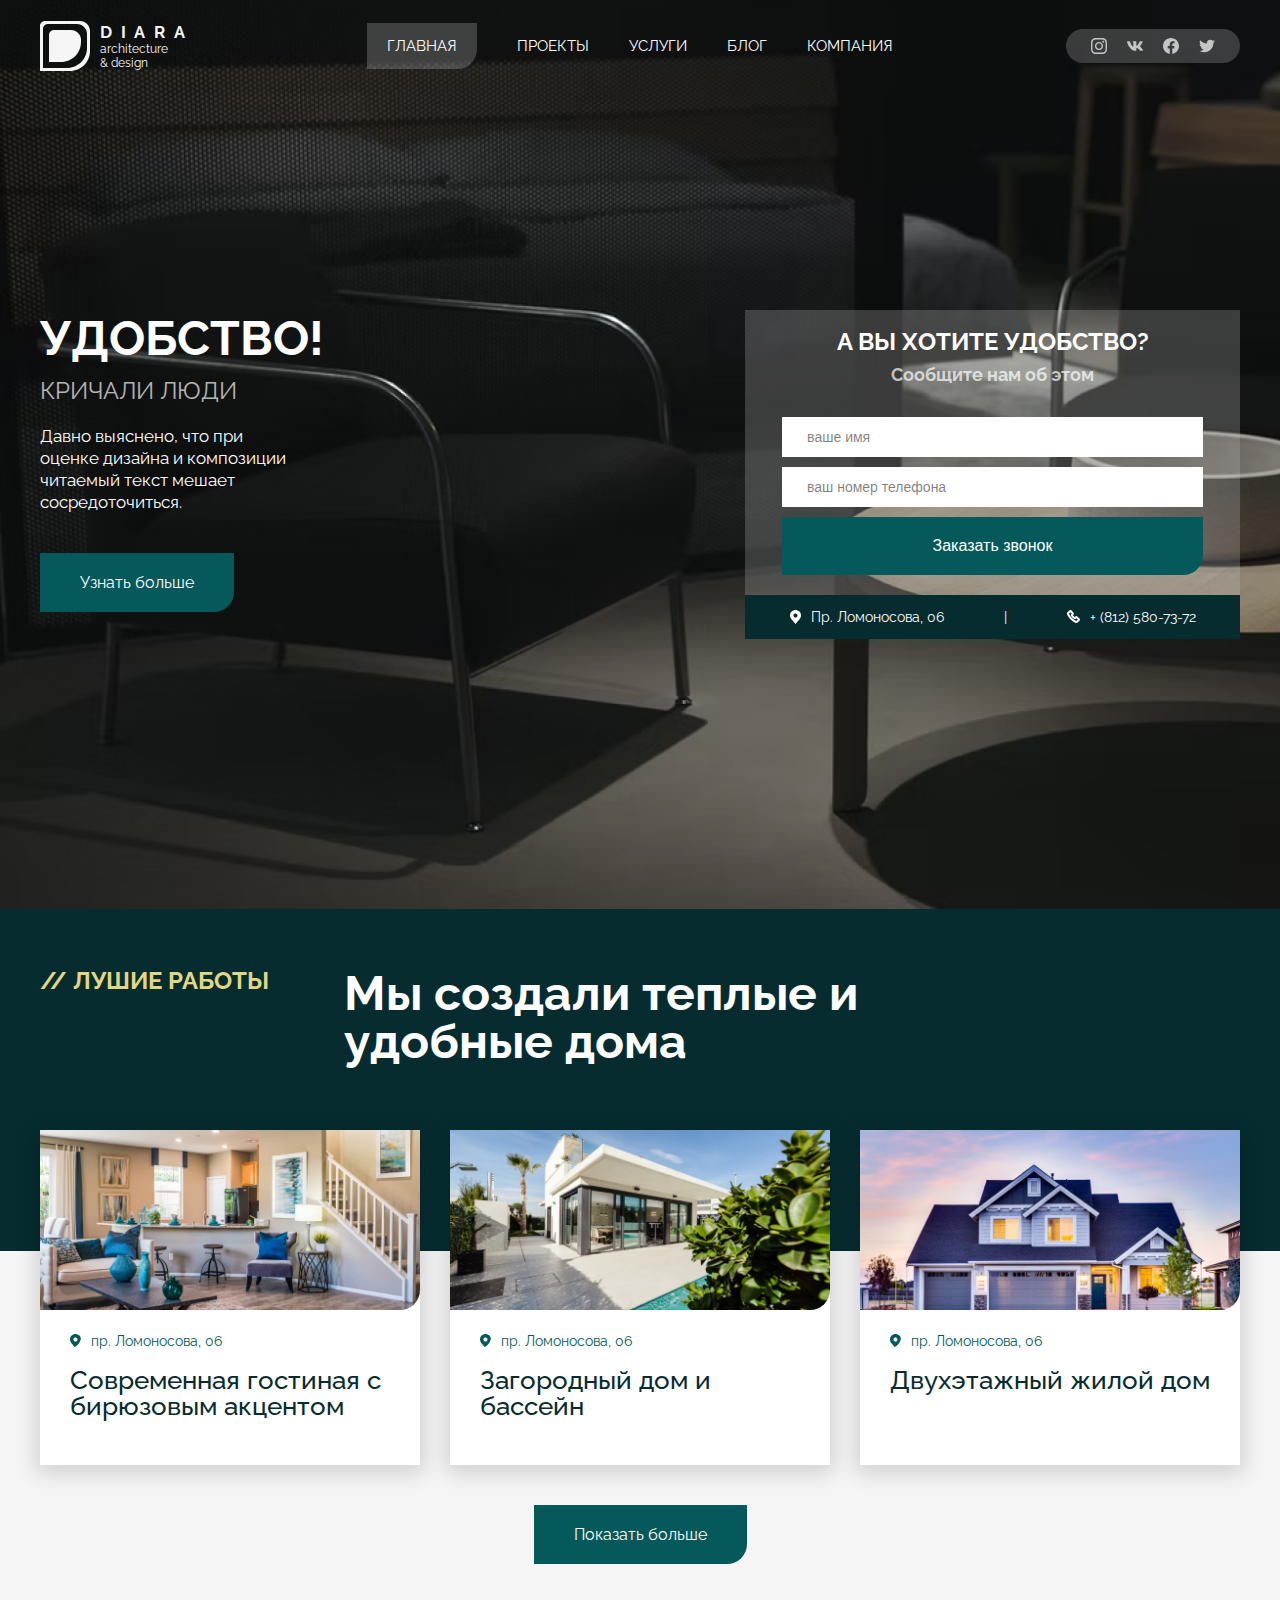
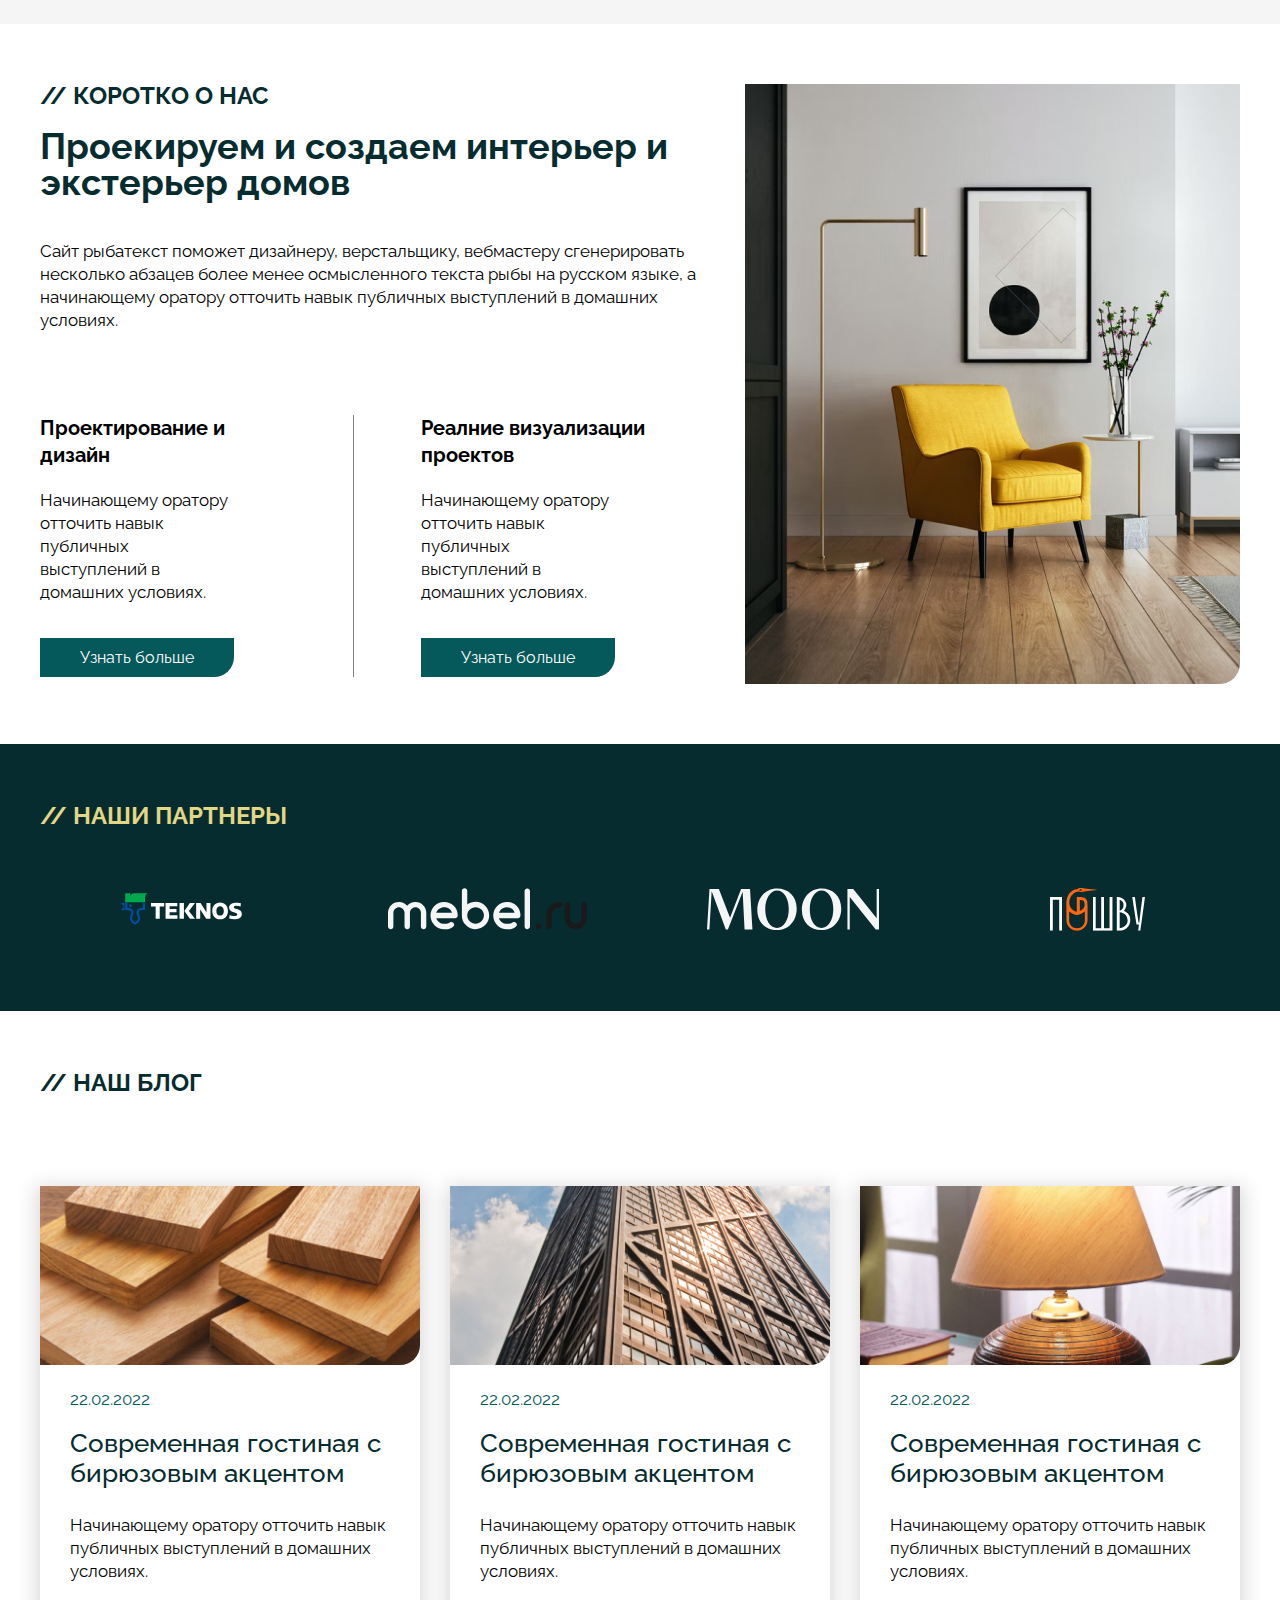
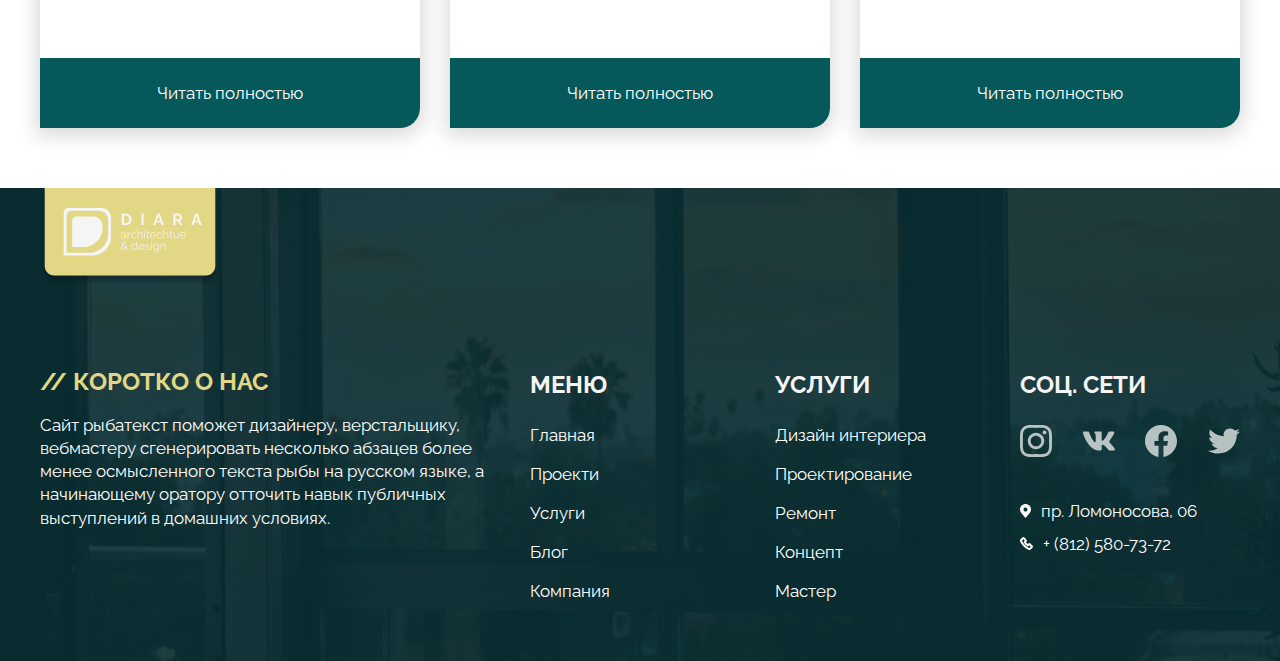
<file: index.html>
<!DOCTYPE html>
<html lang="en">
  <head>
    <meta charset="UTF-8" />
    <meta http-equiv="X-UA-Compatible" content="IE=edge" />
    <meta name="viewport" content="width=device-width, initial-scale=1.0" />

    <title>Diara</title>
    <link rel="preconnect" href="https://fonts.googleapis.com" />
    <link rel="preconnect" href="https://fonts.gstatic.com" crossorigin />
    <link
      href="https://fonts.googleapis.com/css2?family=Raleway:wght@400;700&display=swap"
      rel="stylesheet"
    />
    <link rel="stylesheet" href="global.css" />
    <link rel="stylesheet" href="components/header/header.css" />
    <link rel="stylesheet" href="components/footer/footer.css" />
    <link rel="stylesheet" href="index.css" />
  </head>

  <body>
    <div class="jambotron">
      <header class="main-header">
        <div class="container">
          <nav class="main-nav">
            <a href="/" class="logo">
              <img src="assets/svg/logo.svg" alt="logo" />
              <div>
                <h1>Diara</h1>
                <span>architecture & design</span>
              </div>
            </a>

            <div class="menu">
              <ul>
                <li class="active"><a href="/">Главная</a></li>
                <li><a href="projects.html">Проекты</a></li>
                <li><a href="features.html">Услуги</a></li>
                <li><a href="blog.html">Блог</a></li>
                <li><a href="company.html">Компания</a></li>
              </ul>
            </div>

            <div class="media">
              <ul>
                <li>
                  <a href="#">
                    <img src="assets/svg/instagram.svg" alt="instagram" />
                  </a>
                </li>
                <li>
                  <a href="#"><img src="assets/svg/vk.svg" alt="vk" /></a>
                </li>
                <li>
                  <a href="#">
                    <img src="assets/svg/facebook.svg" alt="facebook" />
                  </a>
                </li>
                <li>
                  <a href="#">
                    <img src="assets/svg/tweeter.svg" alt="tweeter" />
                  </a>
                </li>
              </ul>
            </div>
          </nav>

          <div class="text-wrapper">
            <div class="offer">
              <h1>Удобство!</h1>
              <span>Кричали люди</span>
              <p>
                Давно выяснено, что при оценке дизайна и композиции читаемый
                текст мешает сосредоточиться.
              </p>

              <a href="#">Узнать больше</a>
            </div>

            <div class="call">
              <form method="post">
                <h3>А вы хотите удобство?</h3>
                <span>Сообщите нам об этом</span>

                <input type="name" placeholder="вaшe имя" />
                <input type="phone" placeholder="ваш номер телефона" />
                <button type="submit">Заказать звонок</button>
              </form>
              <div class="contact">
                <span>
                  <img src="assets/svg/location.svg" alt="location" />
                  Пр. Ломоносова, 06
                </span>
                <span>|</span>
                <span>
                  <img src="assets/svg/phone.svg" alt="phone" />
                  <a href="tel:+(812)580-73-72">+ (812) 580-73-72</a>
                </span>
              </div>
            </div>
          </div>
        </div>
      </header>
    </div>

    <section class="best-works">
      <div class="background">
        <div class="container">
          <div class="txt-wrapper">
            <h2 class="heading-primary">// Лушие работы</h2>
            <p>Мы создали теплые и удобные дома</p>
          </div>
        </div>
      </div>

      <div class="container">
        <div class="cards-list">
          <div class="card">
            <img src="assets/images/livingroom.jpg" alt="living room" />
            <div class="description">
              <span class="address">
                <img src="assets/svg/location green.svg" alt="location" />
                пр. Ломоносова, 06
              </span>
              <h3>Coвpeмeннaя гостиная c бирюзовым акцентом</h3>
            </div>
          </div>

          <div class="card">
            <img src="assets/images/house.jpg" alt="house" />
            <div class="description">
              <span class="address">
                <img src="assets/svg/location green.svg" alt="location" />
                пр. Ломоносова, 06
              </span>
              <h3>Загородный дом и бассейн</h3>
            </div>
          </div>

          <div class="card">
            <img src="assets/images/twofloor-house.jpg" alt="house" />
            <div class="description">
              <span class="address">
                <img src="assets/svg/location green.svg" alt="location" />
                пр. Ломоносова, 06
              </span>
              <h3>Двухэтажный жилой дом</h3>
            </div>
          </div>
        </div>

        <div class="show-more-btn-wrapper">
          <a class="show-more-btn" href="#">Показать больше</a>
        </div>
      </div>
    </section>

    <section class="about-us">
      <div class="container">
        <div class="content-wrapper">
          <div>
            <h2 class="heading-secondary">// Коротко о нас</h2>
            <span>Проекируем и создаем интерьер и экстерьер домов</span>
            <p>
              Сайт рыбатекст поможет дизайнеру, верстальщику, вебмастеру
              сгенерировать несколько абзацев более менее осмысленного текста
              рыбы на русском языке, а начинающему оратору отточить навык
              публичных выступлений в домашних условиях.
            </p>

            <div class="skills-list">
              <div class="skill">
                <h3>Проектирование и дизайн</h3>
                <p>
                  Начинающему оратору отточить навык публичных выступлений в
                  домашних условиях.
                </p>
                <a href="#" class="read-more-btn">Узнать больше</a>
              </div>
              <div class="divider"></div>
              <div class="skill">
                <h3>Реалние визуализации проектов</h3>
                <p>
                  Начинающему оратору отточить навык публичных выступлений в
                  домашних условиях.
                </p>
                <a href="#" class="read-more-btn">Узнать больше</a>
              </div>
            </div>
          </div>

          <img src="assets/images/chair.jpg" alt="chair" />
        </div>
      </div>
    </section>

    <section class="testimonials">
      <div class="container">
        <h2 class="heading-primary">// Наши партнеры</h2>
        <div class="logos">
          <div>
            <img src="assets/svg/teknos.svg" alt="teknos" />
          </div>
          <div>
            <img src="assets/svg/mebel..svg" alt="mebel" />
          </div>
          <div>
            <img src="assets/svg/moon.svg" alt="moon" />
          </div>
          <div>
            <img src="assets/svg/poshvu.svg" alt="po shvu" />
          </div>
        </div>
      </div>
    </section>

    <section class="our-blog">
      <div class="container">
        <h2 class="heading-secondary">// Наш блог</h2>

        <div class="blog-cards">
          <div class="card">
            <img src="assets/images/blog-wood.jpg" alt="wood" />
            <div class="description">
              <span>22.02.2022</span>
              <h3>Современная гостиная с бирюзовым акцентом</h3>
              <p>
                Начинающему оратору отточить навык публичных выступлений в
                домашних условиях.
              </p>
            </div>

            <div>
              <a href="#" class="read-btn">Читать полностью</a>
            </div>
          </div>

          <div class="card">
            <img src="assets/images/blog-building.jpg" alt="building" />
            <div class="description">
              <span>22.02.2022</span>
              <h3>Современная гостиная с бирюзовым акцентом</h3>
              <p>
                Начинающему оратору отточить навык публичных выступлений в
                домашних условиях.
              </p>
            </div>

            <div>
              <a href="#" class="read-btn">Читать полностью</a>
            </div>
          </div>

          <div class="card">
            <img src="assets/images/blog-lamp.jpg" alt="lamp" />
            <div class="description">
              <span>22.02.2022</span>
              <h3>Современная гостиная с бирюзовым акцентом</h3>
              <p>
                Начинающему оратору отточить навык публичных выступлений в
                домашних условиях.
              </p>
            </div>

            <div>
              <a href="#" class="read-btn">Читать полностью</a>
            </div>
          </div>
        </div>
      </div>
    </section>

    <footer class="footer">
      <div class="container">
        <div class="logo">
          <a href="/">
            <img src="assets/svg/logo-yellow.svg" alt="Diara logo" />
          </a>
        </div>

        <div class="footer-content">
          <article class="about-us">
            <h2 class="heading-primary">// Коротко о нас</h2>
            <p>
              Сайт рыбатекст поможет дизайнеру, верстальщику, вебмастеру
              сгенерировать несколько абзацев более менее осмысленного текста
              рыбы на русском языке, а начинающему оратору отточить навык
              публичных выступлений в домашних условиях.
            </p>
          </article>

          <div class="category">
            <h3>Меню</h3>
            <nav>
              <ul class="nav">
                <li><a href="/">Главная</a></li>
                <li><a href="projects.html">Проекти</a></li>
                <li><a href="features.html">Услуги</a></li>
                <li><a href="blog.html">Блог</a></li>
                <li><a href="company.html">Компания</a></li>
              </ul>
            </nav>
          </div>

          <div class="category">
            <h3>Услуги</h3>
            <nav>
              <ul class="nav">
                <li><a href="#">Дизайн интериера</a></li>
                <li><a href="#">Проектирование</a></li>
                <li><a href="#">Ремонт</a></li>
                <li><a href="#">Концепт</a></li>
                <li><a href="#">Мастер</a></li>
              </ul>
            </nav>
          </div>

          <div class="category">
            <h3>Cоц. сети</h3>
            <ul class="media">
              <li>
                <a href="#">
                  <img src="assets/svg/instagram.svg" alt="instagram" />
                </a>
              </li>
              <li>
                <a href="#">
                  <img src="assets/svg/vk.svg" alt="vkontakte" />
                </a>
              </li>
              <li>
                <a href="#">
                  <img src="assets/svg/facebook.svg" alt="facebook" />
                </a>
              </li>
              <li>
                <a href="#">
                  <img src="assets/svg/tweeter.svg" alt="tweeter" />
                </a>
              </li>
            </ul>

            <div class="address">
              <img src="assets/svg/location.svg" alt="location" />
              <span>пр. Ломоносова, 06</span>
            </div>

            <div class="phone">
              <img src="assets/svg/phone.svg" alt="phone" />
              <span>+ (812) 580-73-72</span>
            </div>
          </div>
        </div>
      </div>
    </footer>
  </body>
</html>
</file>
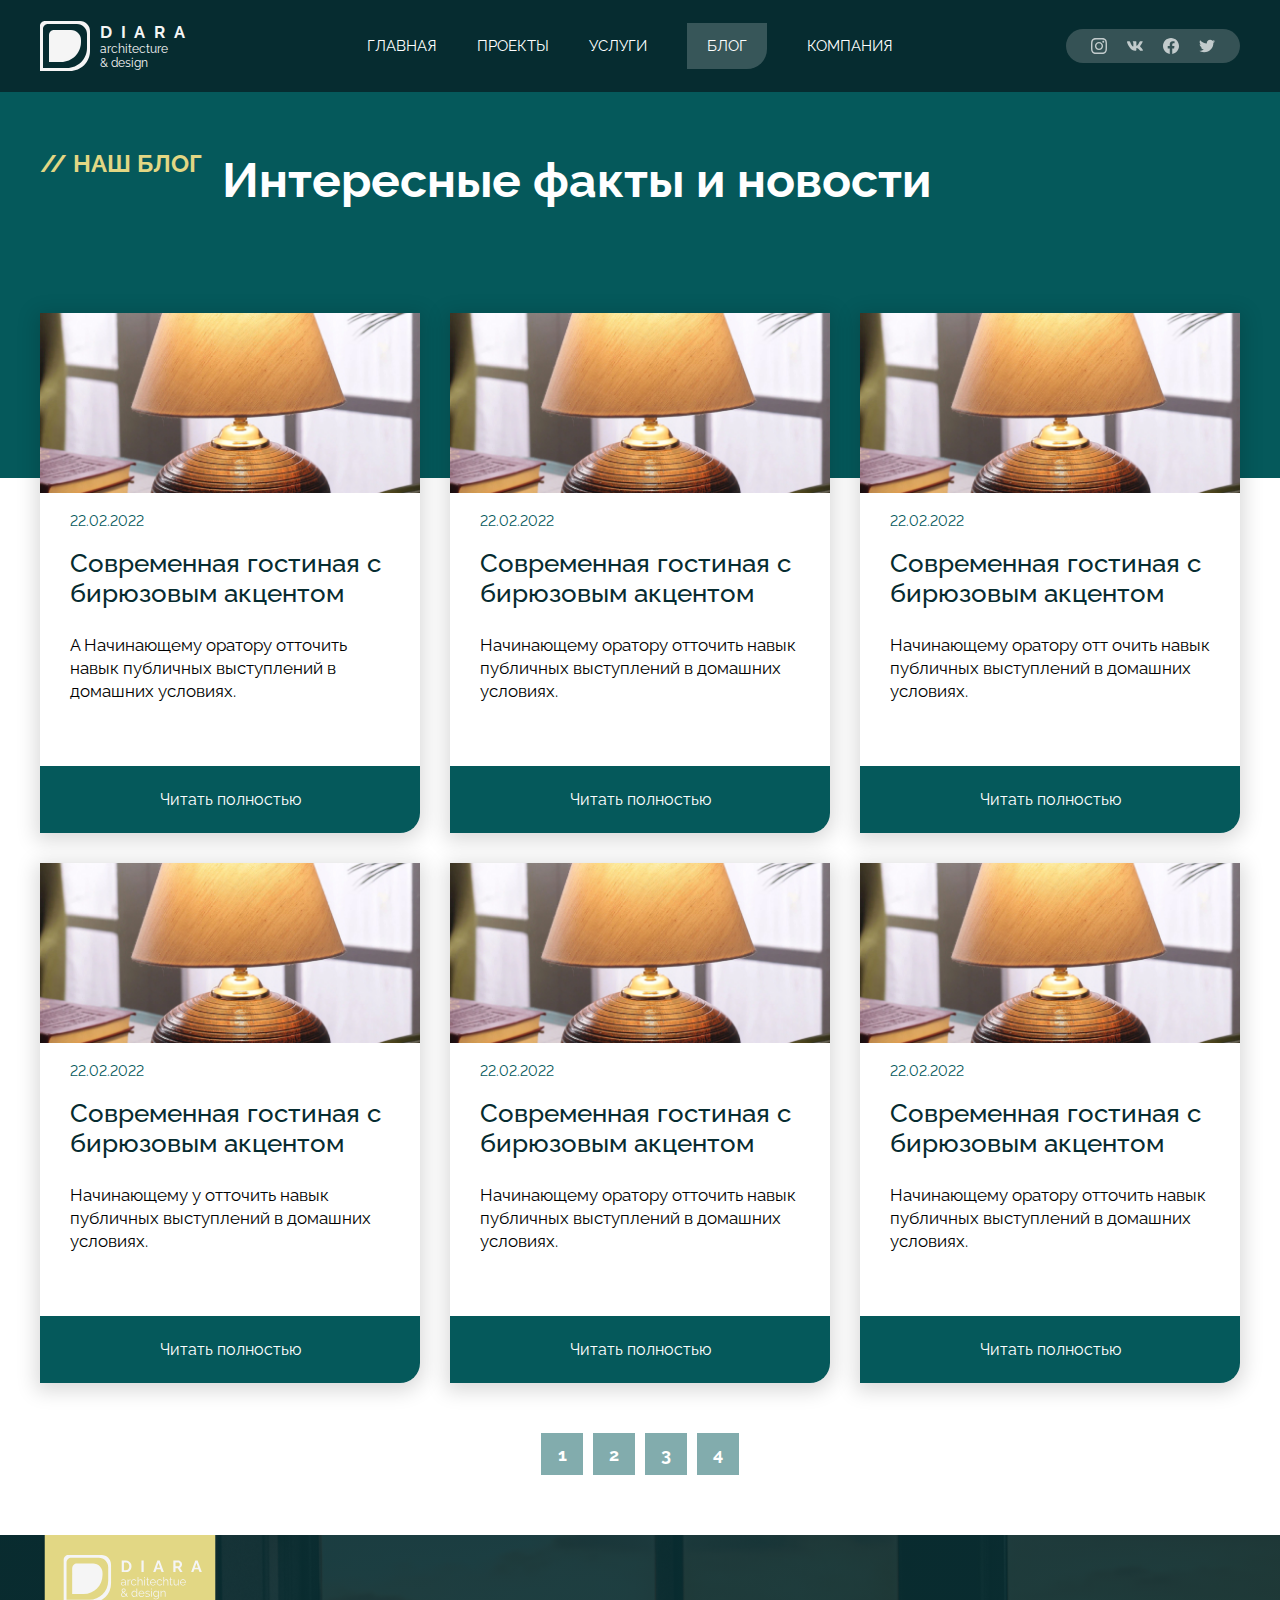
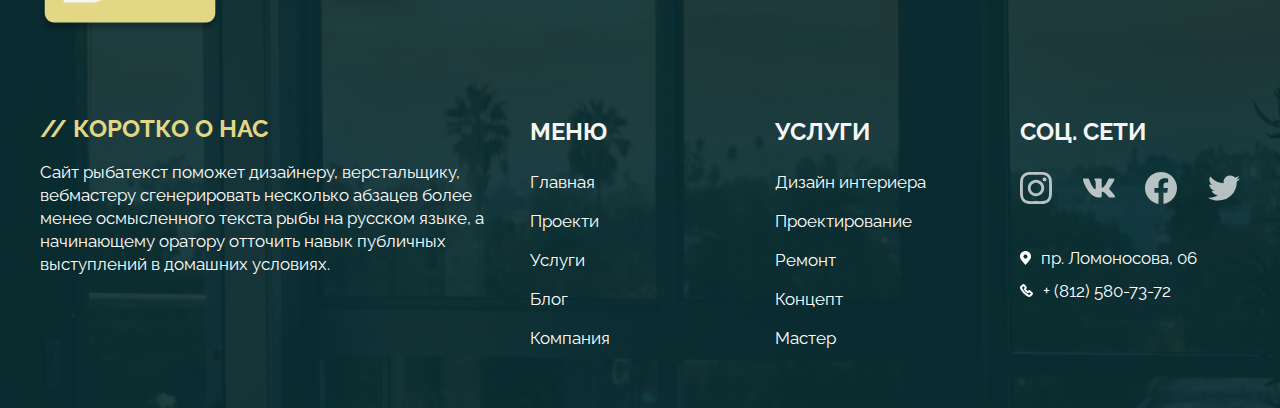
<file: blog.html>
<!DOCTYPE html>
<html lang="en">
  <head>
    <meta charset="UTF-8" />
    <meta http-equiv="X-UA-Compatible" content="IE=edge" />
    <meta name="viewport" content="width=device-width, initial-scale=1.0" />
    <title>Blog</title>
    <link rel="preconnect" href="https://fonts.googleapis.com" />
    <link rel="preconnect" href="https://fonts.gstatic.com" crossorigin />
    <link
      href="https://fonts.googleapis.com/css2?family=Raleway:wght@400;700&display=swap"
      rel="stylesheet"
    />
    <link rel="stylesheet" href="global.css" />
    <link rel="stylesheet" href="components/header/header.css" />
    <link rel="stylesheet" href="components/footer/footer.css" />
    <link rel="stylesheet" href="blog.css" />
  </head>
  <body>
    <header class="main-header secondary-header">
      <div class="container">
        <nav class="main-nav">
          <a href="/" class="logo">
            <img src="assets/svg/logo.svg" alt="logo" />
            <div>
              <h1>Diara</h1>
              <span>architecture & design</span>
            </div>
          </a>

          <div class="menu">
            <ul>
              <li><a href="/">Главная</a></li>
              <li><a href="projects.html">Проекты</a></li>
              <li><a href="features.html">Услуги</a></li>
              <li class="active"><a href="blog.html">Блог</a></li>
              <li><a href="company.html">Компания</a></li>
            </ul>
          </div>

          <div class="media">
            <ul>
              <li>
                <a href="#">
                  <img src="assets/svg/instagram.svg" alt="instagram" />
                </a>
              </li>
              <li>
                <a href="#"><img src="assets/svg/vk.svg" alt="vk" /></a>
              </li>
              <li>
                <a href="#">
                  <img src="assets/svg/facebook.svg" alt="facebook" />
                </a>
              </li>
              <li>
                <a href="#">
                  <img src="assets/svg/tweeter.svg" alt="tweeter" />
                </a>
              </li>
            </ul>
          </div>
        </nav>
      </div>
    </header>
    <section class="blog">
      <div class="background">
        <div class="container">
          <div class="blog-txt-wrapper">
            <h1 class="heading-primary">// Наш блог</h1>
            <p>Интересные факты и новости</p>
          </div>
        </div>
      </div>

      <div class="container">
        <div class="blog-cards">
          <div class="card">
            <img src="/assets/images/lamp.jpg" alt="lamp" />
            <div class="description-wraper">
              <span>22.02.2022</span>
              <h2>Современная гостиная с бирюзовым акцентом</h2>
              <p>
                A Начинающему оратору отточить навык публичных выступлений в
                домашних условиях.
              </p>
            </div>

            <div>
              <a href="/" class="read-more-btn">Читать полностью</a>
            </div>
          </div>

          <div class="card">
            <img src="/assets/images/lamp.jpg" alt="lamp" />
            <div class="description-wraper">
              <span>22.02.2022</span>
              <h2>Современная гостиная с бирюзовым акцентом</h2>
              <p>
                Начинающему оратору отточить навык публичных выступлений в
                домашних условиях.
              </p>
            </div>
            <div>
              <a href="/" class="read-more-btn">Читать полностью</a>
            </div>
          </div>

          <div class="card">
            <img src="/assets/images/lamp.jpg" alt="lamp" />
            <div class="description-wraper">
              <span>22.02.2022</span>
              <h2>Современная гостиная с бирюзовым акцентом</h2>
              <p>
                Начинающему оратору отт очить навык публичных выступлений в
                домашних условиях.
              </p>
            </div>

            <div>
              <a href="/" class="read-more-btn">Читать полностью</a>
            </div>
          </div>

          <div class="card">
            <img src="/assets/images/lamp.jpg" alt="lamp" />
            <div class="description-wraper">
              <span>22.02.2022</span>
              <h2>Современная гостиная с бирюзовым акцентом</h2>
              <p>
                Начинающему у отточить навык публичных выступлений в домашних
                условиях.
              </p>
            </div>
            <div>
              <a href="/" class="read-more-btn">Читать полностью</a>
            </div>
          </div>

          <div class="card">
            <img src="/assets/images/lamp.jpg" alt="lamp" />
            <div class="description-wraper">
              <span>22.02.2022</span>
              <h2>Современная гостиная с бирюзовым акцентом</h2>
              <p>
                Начинающему оратору отточить навык публичных выступлений в
                домашних условиях.
              </p>
            </div>

            <div>
              <a href="/" class="read-more-btn">Читать полностью</a>
            </div>
          </div>

          <div class="card">
            <img src="/assets/images/lamp.jpg" alt="lamp" />
            <div class="description-wraper">
              <span>22.02.2022</span>
              <h2>Современная гостиная с бирюзовым акцентом</h2>
              <p>
                Начинающему оратору отточить навык публичных выступлений в
                домашних условиях.
              </p>
            </div>
            <div>
              <a href="/" class="read-more-btn">Читать полностью</a>
            </div>
          </div>
        </div>

        <ul class="pagination">
          <li class="pagination-btn"><a href="#">1</a></li>
          <li class="pagination-btn"><a href="#">2</a></li>
          <li class="pagination-btn"><a href="#">3</a></li>
          <li class="pagination-btn"><a href="#">4</a></li>
        </ul>
      </div>
    </section>

    <footer class="footer">
      <div class="container">
        <div class="logo">
          <a href="/">
            <img src="assets/svg/logo-yellow.svg" alt="Diara logo" />
          </a>
        </div>

        <div class="footer-content">
          <article class="about-us">
            <h2 class="heading-primary">// Коротко о нас</h2>
            <p>
              Сайт рыбатекст поможет дизайнеру, верстальщику, вебмастеру
              сгенерировать несколько абзацев более менее осмысленного текста
              рыбы на русском языке, а начинающему оратору отточить навык
              публичных выступлений в домашних условиях.
            </p>
          </article>

          <div class="category">
            <h3>Меню</h3>
            <nav>
              <ul class="nav">
                <li><a href="/">Главная</a></li>
                <li><a href="projects.html">Проекти</a></li>
                <li><a href="features.html">Услуги</a></li>
                <li><a href="blog.html">Блог</a></li>
                <li><a href="company.html">Компания</a></li>
              </ul>
            </nav>
          </div>

          <div class="category">
            <h3>Услуги</h3>
            <nav>
              <ul class="nav">
                <li><a href="#">Дизайн интериера</a></li>
                <li><a href="#">Проектирование</a></li>
                <li><a href="#">Ремонт</a></li>
                <li><a href="#">Концепт</a></li>
                <li><a href="#">Мастер</a></li>
              </ul>
            </nav>
          </div>

          <div class="category">
            <h3>Cоц. сети</h3>
            <ul class="media">
              <li>
                <a href="#">
                  <img src="assets/svg/instagram.svg" alt="instagram" />
                </a>
              </li>
              <li>
                <a href="#">
                  <img src="assets/svg/vk.svg" alt="vkontakte" />
                </a>
              </li>
              <li>
                <a href="#">
                  <img src="assets/svg/facebook.svg" alt="facebook" />
                </a>
              </li>
              <li>
                <a href="#">
                  <img src="assets/svg/tweeter.svg" alt="tweeter" />
                </a>
              </li>
            </ul>

            <div class="address">
              <img src="assets/svg/location.svg" alt="location" />
              <span>пр. Ломоносова, 06</span>
            </div>

            <div class="phone">
              <img src="assets/svg/phone.svg" alt="phone" />
              <span>+ (812) 580-73-72</span>
            </div>
          </div>
        </div>
      </div>
    </footer>
  </body>
</html>
</file>
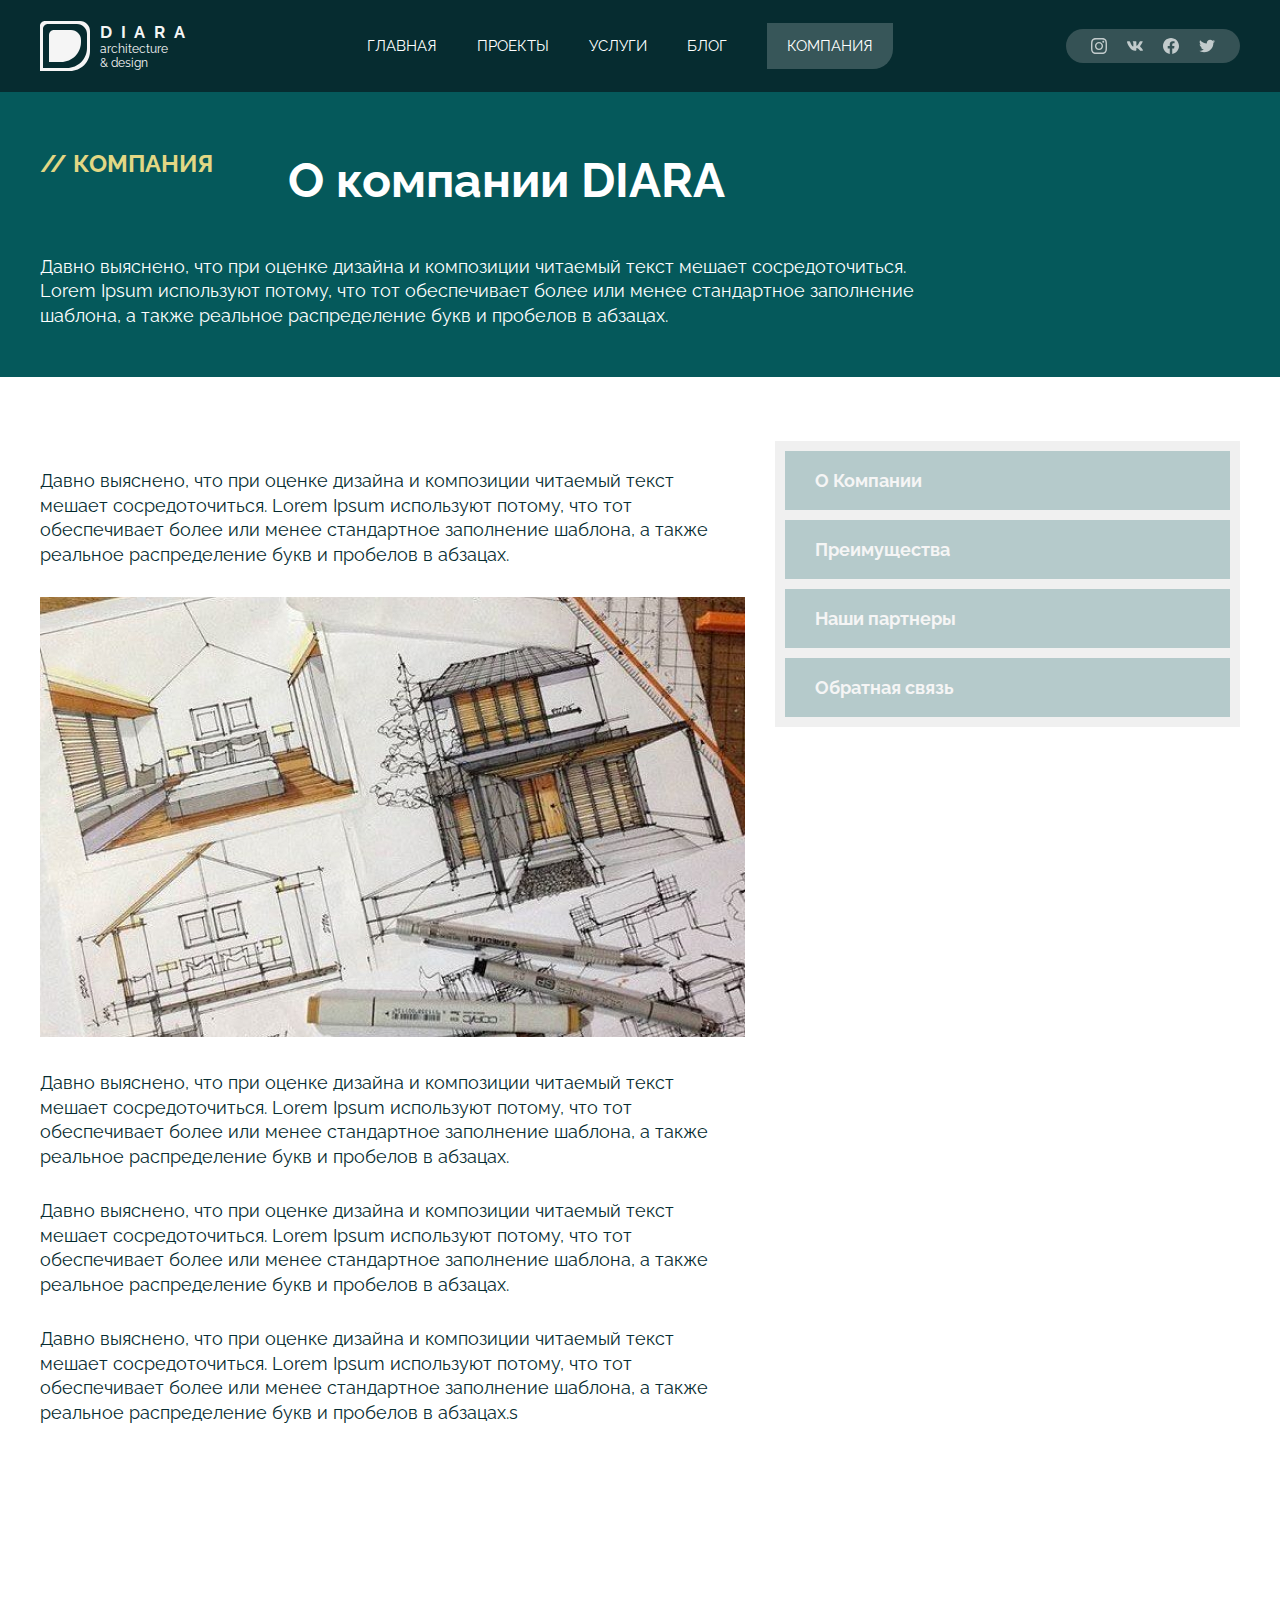
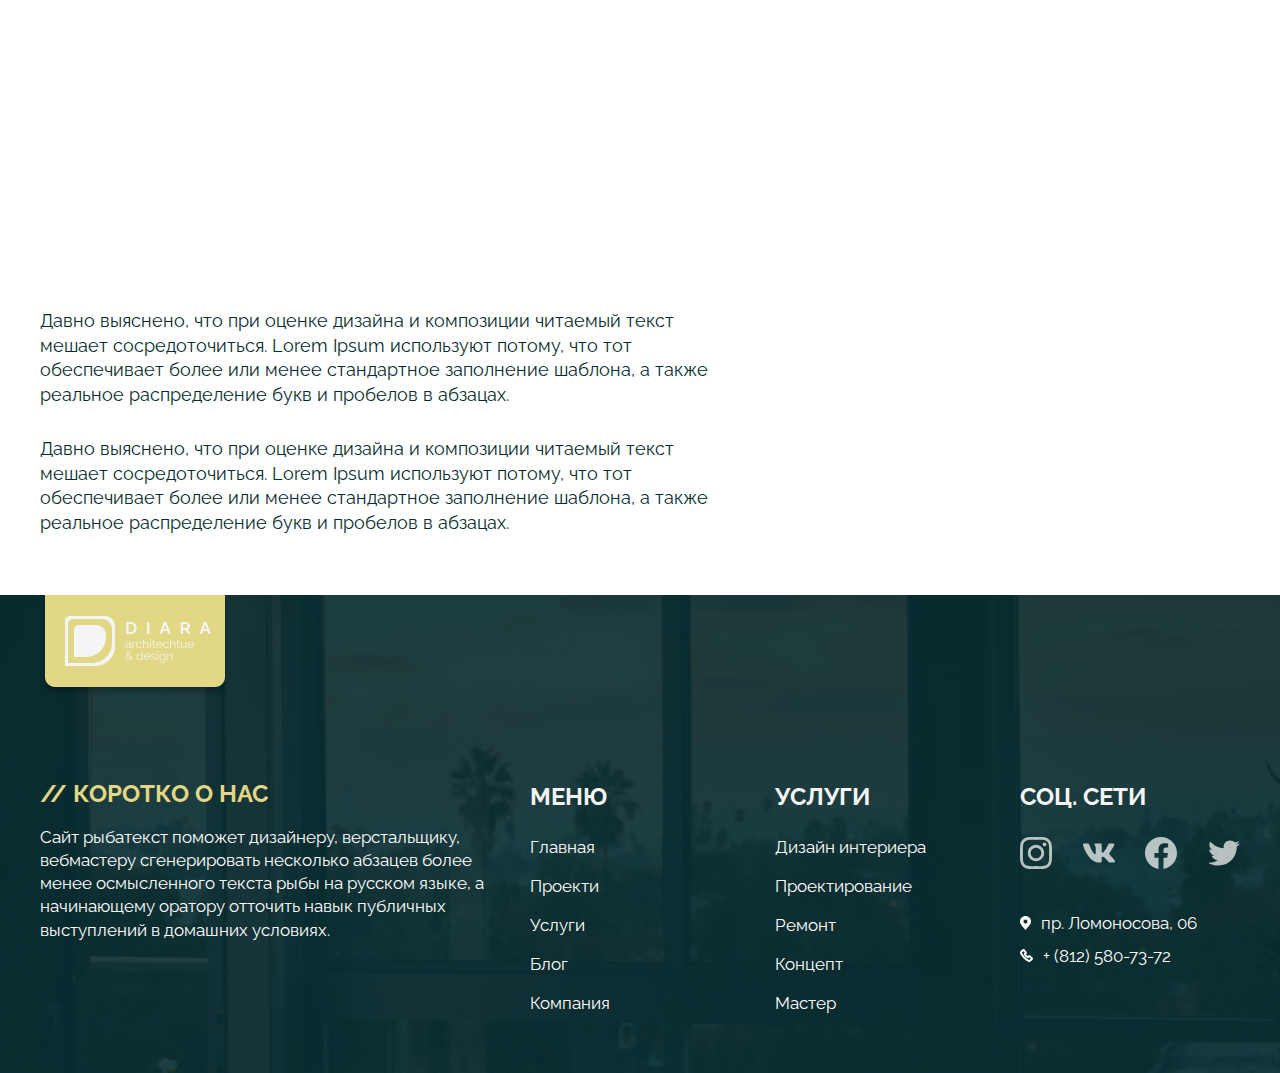
<file: company.html>
<!DOCTYPE html>
<html lang="en">
  <head>
    <meta charset="UTF-8" />
    <meta http-equiv="X-UA-Compatible" content="IE=edge" />
    <meta name="viewport" content="width=device-width, initial-scale=1.0" />
    <title>Company</title>
    <link rel="preconnect" href="https://fonts.googleapis.com" />
    <link rel="preconnect" href="https://fonts.gstatic.com" crossorigin />
    <link
      href="https://fonts.googleapis.com/css2?family=Raleway:wght@400;700&display=swap"
      rel="stylesheet"
    />
    <link rel="stylesheet" href="global.css" />
    <link rel="stylesheet" href="components/header/header.css" />
    <link rel="stylesheet" href="components/footer/footer.css" />
    <link rel="stylesheet" href="company.css" />
  </head>
  <body>
    <header class="main-header secondary-header">
      <div class="container">
        <nav class="main-nav">
          <a href="/" class="logo">
            <img src="assets/svg/logo.svg" alt="logo" />
            <div>
              <h1>Diara</h1>
              <span>architecture & design</span>
            </div>
          </a>

          <div class="menu">
            <ul>
              <li><a href="/">Главная</a></li>
              <li><a href="projects.html">Проекты</a></li>
              <li><a href="features.html">Услуги</a></li>
              <li><a href="blog.html">Блог</a></li>
              <li class="active"><a href="company.html">Компания</a></li>
            </ul>
          </div>

          <div class="media">
            <ul>
              <li>
                <a href="#">
                  <img src="assets/svg/instagram.svg" alt="instagram" />
                </a>
              </li>
              <li>
                <a href="#"><img src="assets/svg/vk.svg" alt="vk" /></a>
              </li>
              <li>
                <a href="#">
                  <img src="assets/svg/facebook.svg" alt="facebook" />
                </a>
              </li>
              <li>
                <a href="#">
                  <img src="assets/svg/tweeter.svg" alt="tweeter" />
                </a>
              </li>
            </ul>
          </div>
        </nav>
      </div>
    </header>
    <section class="about-diara">
      <div class="container">
        <div class="content-wrapper">
          <div class="wrapper">
            <h1 class="heading-primary">// Компания</h1>
            <span>О компании DIARA</span>
          </div>

          <p>
            Давно выяснено, что при оценке дизайна и композиции читаемый текст
            мешает сосредоточиться. Lorem Ipsum используют потому, что тот
            обеспечивает более или менее стандартное заполнение шаблона, а также
            реальное распределение букв и пробелов в абзацах.
          </p>
        </div>
      </div>
    </section>

    <div class="container">
      <section class="our-story">
        <article>
          <p>
            Давно выяснено, что при оценке дизайна и композиции читаемый текст
            мешает сосредоточиться. Lorem Ipsum используют потому, что тот
            обеспечивает более или менее стандартное заполнение шаблона, а также
            реальное распределение букв и пробелов в абзацах.
          </p>
          <img src="/assets/images/company-img.jpg" alt="sketch" />
          <p>
            Давно выяснено, что при оценке дизайна и композиции читаемый текст
            мешает сосредоточиться. Lorem Ipsum используют потому, что тот
            обеспечивает более или менее стандартное заполнение шаблона, а также
            реальное распределение букв и пробелов в абзацах.
          </p>
          <p>
            Давно выяснено, что при оценке дизайна и композиции читаемый текст
            мешает сосредоточиться. Lorem Ipsum используют потому, что тот
            обеспечивает более или менее стандартное заполнение шаблона, а также
            реальное распределение букв и пробелов в абзацах.
          </p>
          <p>
            Давно выяснено, что при оценке дизайна и композиции читаемый текст
            мешает сосредоточиться. Lorem Ipsum используют потому, что тот
            обеспечивает более или менее стандартное заполнение шаблона, а также
            реальное распределение букв и пробелов в абзацах.s
          </p>
          <iframe
            src="https://www.google.com/maps/embed?pb=!1m18!1m12!1m3!1d2245.1374711914705!2d37.5978114156848!3d55.756114099204396!2m3!1f0!2f0!3f0!3m2!1i1024!2i768!4f13.1!3m3!1m2!1s0x46b54a4eb76c0649%3A0x6717babd8f9ca7c4!2sGosudarstvennyy%20Muzey%20Vostoka!5e0!3m2!1sen!2sbg!4v1668089720457!5m2!1sen!2sbg"
            width="600"
            height="450"
            style="border: 0"
            allowfullscreen=""
            loading="lazy"
            referrerpolicy="no-referrer-when-downgrade"
          ></iframe>
          <p>
            Давно выяснено, что при оценке дизайна и композиции читаемый текст
            мешает сосредоточиться. Lorem Ipsum используют потому, что тот
            обеспечивает более или менее стандартное заполнение шаблона, а также
            реальное распределение букв и пробелов в абзацах.
          </p>
          <p>
            Давно выяснено, что при оценке дизайна и композиции читаемый текст
            мешает сосредоточиться. Lorem Ipsum используют потому, что тот
            обеспечивает более или менее стандартное заполнение шаблона, а также
            реальное распределение букв и пробелов в абзацах.
          </p>
        </article>

        <ul class="navigation">
          <li><a class="link-to-page" href="#">О Компании</a></li>
          <li><a class="link-to-page" href="#">Преимущества</a></li>
          <li><a class="link-to-page" href="#">Наши партнеры</a></li>
          <li><a class="link-to-page" href="#">Обратная связь</a></li>
        </ul>
      </section>
    </div>

    <footer class="footer">
      <div class="container">
        <a href="/" class="logo">
          <img src="assets/svg/logo-yellow.svg" alt="logo" />
        </a>

        <div class="footer-content">
          <article class="about-us">
            <h2 class="heading-primary">// Коротко о нас</h2>
            <p>
              Сайт рыбатекст поможет дизайнеру, верстальщику, вебмастеру
              сгенерировать несколько абзацев более менее осмысленного текста
              рыбы на русском языке, а начинающему оратору отточить навык
              публичных выступлений в домашних условиях.
            </p>
          </article>

          <div class="category">
            <h3>Меню</h3>
            <nav>
              <ul class="nav">
                <li><a href="/">Главная</a></li>
                <li><a href="projects.html">Проекти</a></li>
                <li><a href="features.html">Услуги</a></li>
                <li><a href="blog.html">Блог</a></li>
                <li><a href="company.html">Компания</a></li>
              </ul>
            </nav>
          </div>

          <div class="category">
            <h3>Услуги</h3>
            <nav>
              <ul class="nav">
                <li><a href="#">Дизайн интериера</a></li>
                <li><a href="#">Проектирование</a></li>
                <li><a href="#">Ремонт</a></li>
                <li><a href="#">Концепт</a></li>
                <li><a href="#">Мастер</a></li>
              </ul>
            </nav>
          </div>

          <div class="category">
            <h3>Cоц. сети</h3>
            <ul class="media">
              <li>
                <a href="#">
                  <img src="assets/svg/instagram.svg" alt="instagram" />
                </a>
              </li>
              <li>
                <a href="#">
                  <img src="assets/svg/vk.svg" alt="vkontakte" />
                </a>
              </li>
              <li>
                <a href="#">
                  <img src="assets/svg/facebook.svg" alt="facebook" />
                </a>
              </li>
              <li>
                <a href="#">
                  <img src="assets/svg/tweeter.svg" alt="tweeter" />
                </a>
              </li>
            </ul>

            <div class="address">
              <img src="assets/svg/location.svg" alt="location" />
              <span>пр. Ломоносова, 06</span>
            </div>

            <div class="phone">
              <img src="assets/svg/phone.svg" alt="phone" />
              <span>+ (812) 580-73-72</span>
            </div>
          </div>
        </div>
      </div>
    </footer>
  </body>
</html>
</file>
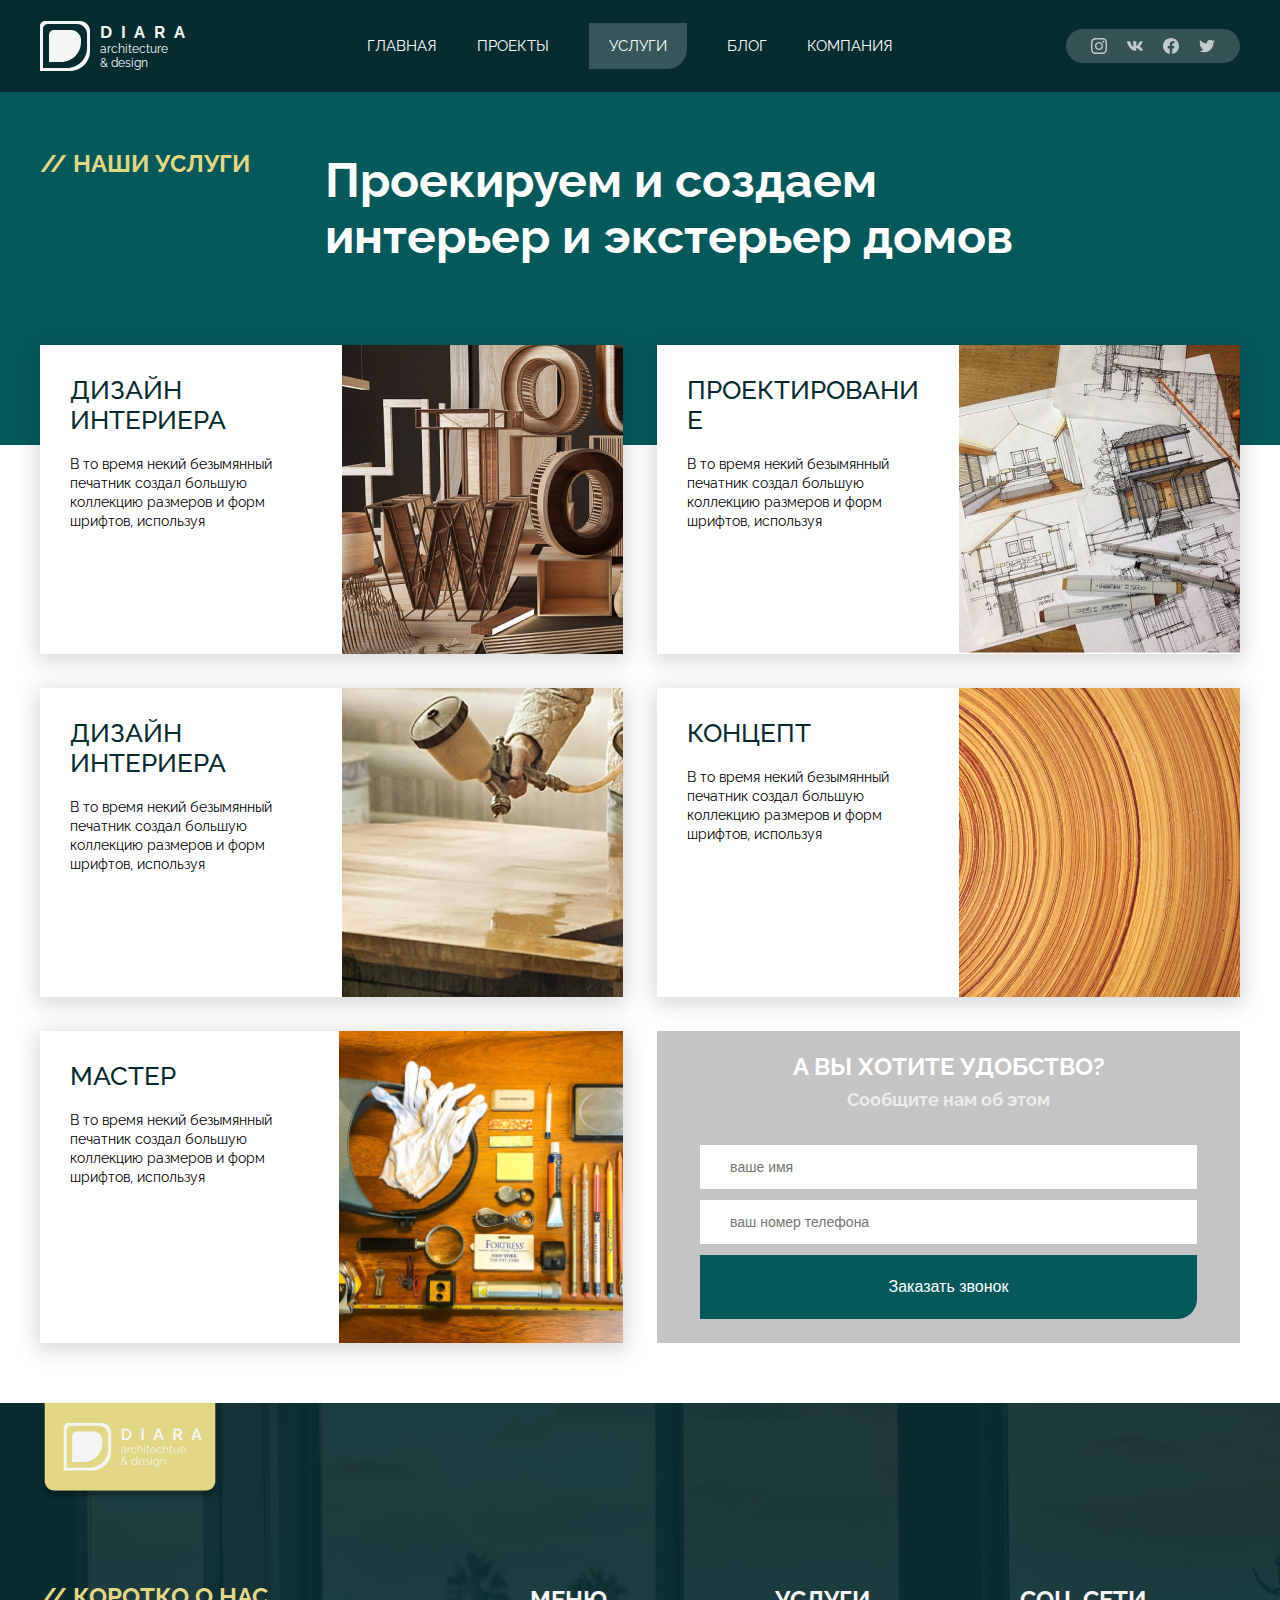
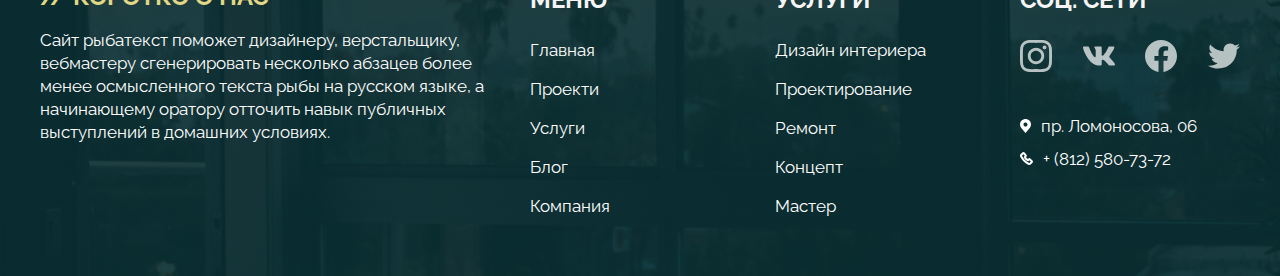
<file: features.html>
<!DOCTYPE html>
<html lang="en">
  <head>
    <meta charset="UTF-8" />
    <meta http-equiv="X-UA-Compatible" content="IE=edge" />
    <meta name="viewport" content="width=device-width, initial-scale=1.0" />
    <title>Features</title>
    <link rel="preconnect" href="https://fonts.googleapis.com" />
    <link rel="preconnect" href="https://fonts.gstatic.com" crossorigin />
    <link
      href="https://fonts.googleapis.com/css2?family=Raleway:wght@400;700&display=swap"
      rel="stylesheet"
    />
    <link rel="stylesheet" href="global.css" />
    <link rel="stylesheet" href="components/header/header.css" />
    <link rel="stylesheet" href="components/footer/footer.css" />
    <link rel="stylesheet" href="features.css" />
  </head>
  <body>
    <header class="main-header secondary-header">
      <div class="container">
        <nav class="main-nav">
          <a href="/" class="logo">
            <img src="assets/svg/logo.svg" alt="logo" />
            <div>
              <h1>Diara</h1>
              <span>architecture & design</span>
            </div>
          </a>

          <div class="menu">
            <ul>
              <li><a href="/">Главная</a></li>
              <li><a href="projects.html">Проекты</a></li>
              <li class="active"><a href="features.html">Услуги</a></li>
              <li><a href="blog.html">Блог</a></li>
              <li><a href="company.html">Компания</a></li>
            </ul>
          </div>

          <div class="media">
            <ul>
              <li>
                <a href="#">
                  <img src="assets/svg/instagram.svg" alt="instagram" />
                </a>
              </li>
              <li>
                <a href="#"><img src="assets/svg/vk.svg" alt="vk" /></a>
              </li>
              <li>
                <a href="#">
                  <img src="assets/svg/facebook.svg" alt="facebook" />
                </a>
              </li>
              <li>
                <a href="#">
                  <img src="assets/svg/tweeter.svg" alt="tweeter" />
                </a>
              </li>
            </ul>
          </div>
        </nav>
      </div>
    </header>

    <section class="features-bg">
      <div class="container">
        <div class="txt-wrapper">
          <h1 class="heading-primary">// Наши услуги</h1>
          <p>Проекируем и создаем интерьер и экстерьер домов</p>
        </div>
      </div>
    </section>

    <div class="container">
      <section class="feature-cards">
        <div class="feature-card">
          <div class="description">
            <h2>Дизайн интериера</h2>
            <p>
              В то время некий безымянный печатник создал большую коллекцию
              размеров и форм шрифтов, используя
            </p>
          </div>
          <img src="/assets/images/features-1.jpg" alt="photo" />
        </div>
        <div class="feature-card">
          <div class="description">
            <h2>Проектирование</h2>
            <p>
              В то время некий безымянный печатник создал большую коллекцию
              размеров и форм шрифтов, используя
            </p>
          </div>
          <img src="/assets/images/features-2.jpg" alt="photo" />
        </div>
        <div class="feature-card">
          <div class="description">
            <h2>Дизайн интериера</h2>
            <p>
              В то время некий безымянный печатник создал большую коллекцию
              размеров и форм шрифтов, используя
            </p>
          </div>
          <img src="/assets/images/features-3.jpg" alt="photo" />
        </div>

        <div class="feature-card">
          <div class="description">
            <h2>Концепт</h2>
            <p>
              В то время некий безымянный печатник создал большую коллекцию
              размеров и форм шрифтов, используя
            </p>
          </div>
          <img src="/assets/images/features-4.jpg" alt="photo" />
        </div>

        <div class="feature-card">
          <div class="description">
            <h2>Мастер</h2>
            <p>
              В то время некий безымянный печатник создал большую коллекцию
              размеров и форм шрифтов, используя
            </p>
          </div>
          <img src="/assets/images/features-5.jpg" alt="photo" />
        </div>

        <div class="call">
          <form method="post">
            <h3>А вы хотите удобство?</h3>
            <span>Сообщите нам об этом</span>

            <input type="name" placeholder="вaшe имя" />
            <input type="phone" placeholder="ваш номер телефона" />
            <button type="submit">Заказать звонок</button>
          </form>
        </div>
      </section>
    </div>

    <footer class="footer">
      <div class="container">
        <div class="logo">
          <a href="/">
            <img src="assets/svg/logo-yellow.svg" alt="Diara logo" />
          </a>
        </div>

        <div class="footer-content">
          <article class="about-us">
            <h2 class="heading-primary">// Коротко о нас</h2>
            <p>
              Сайт рыбатекст поможет дизайнеру, верстальщику, вебмастеру
              сгенерировать несколько абзацев более менее осмысленного текста
              рыбы на русском языке, а начинающему оратору отточить навык
              публичных выступлений в домашних условиях.
            </p>
          </article>
          <div class="category">
            <h3>Меню</h3>
            <nav>
              <ul class="nav">
                <li><a href="/">Главная</a></li>
                <li><a href="projects.html">Проекти</a></li>
                <li><a href="features.html">Услуги</a></li>
                <li><a href="blog.html">Блог</a></li>
                <li><a href="company.html">Компания</a></li>
              </ul>
            </nav>
          </div>

          <div class="category">
            <h3>Услуги</h3>
            <nav>
              <ul class="nav">
                <li><a href="#">Дизайн интериера</a></li>
                <li><a href="#">Проектирование</a></li>
                <li><a href="#">Ремонт</a></li>
                <li><a href="#">Концепт</a></li>
                <li><a href="#">Мастер</a></li>
              </ul>
            </nav>
          </div>

          <div class="category">
            <h3>Cоц. сети</h3>
            <ul class="media">
              <li>
                <a href="#">
                  <img src="assets/svg/instagram.svg" alt="instagram" />
                </a>
              </li>
              <li>
                <a href="#">
                  <img src="assets/svg/vk.svg" alt="vkontakte" />
                </a>
              </li>
              <li>
                <a href="#">
                  <img src="assets/svg/facebook.svg" alt="facebook" />
                </a>
              </li>
              <li>
                <a href="#">
                  <img src="assets/svg/tweeter.svg" alt="tweeter" />
                </a>
              </li>
            </ul>

            <div class="address">
              <img src="assets/svg/location.svg" alt="location" />
              <span>пр. Ломоносова, 06</span>
            </div>

            <div class="phone">
              <img src="assets/svg/phone.svg" alt="phone" />
              <span>+ (812) 580-73-72</span>
            </div>
          </div>
        </div>
      </div>
    </footer>
  </body>
</html>
</file>
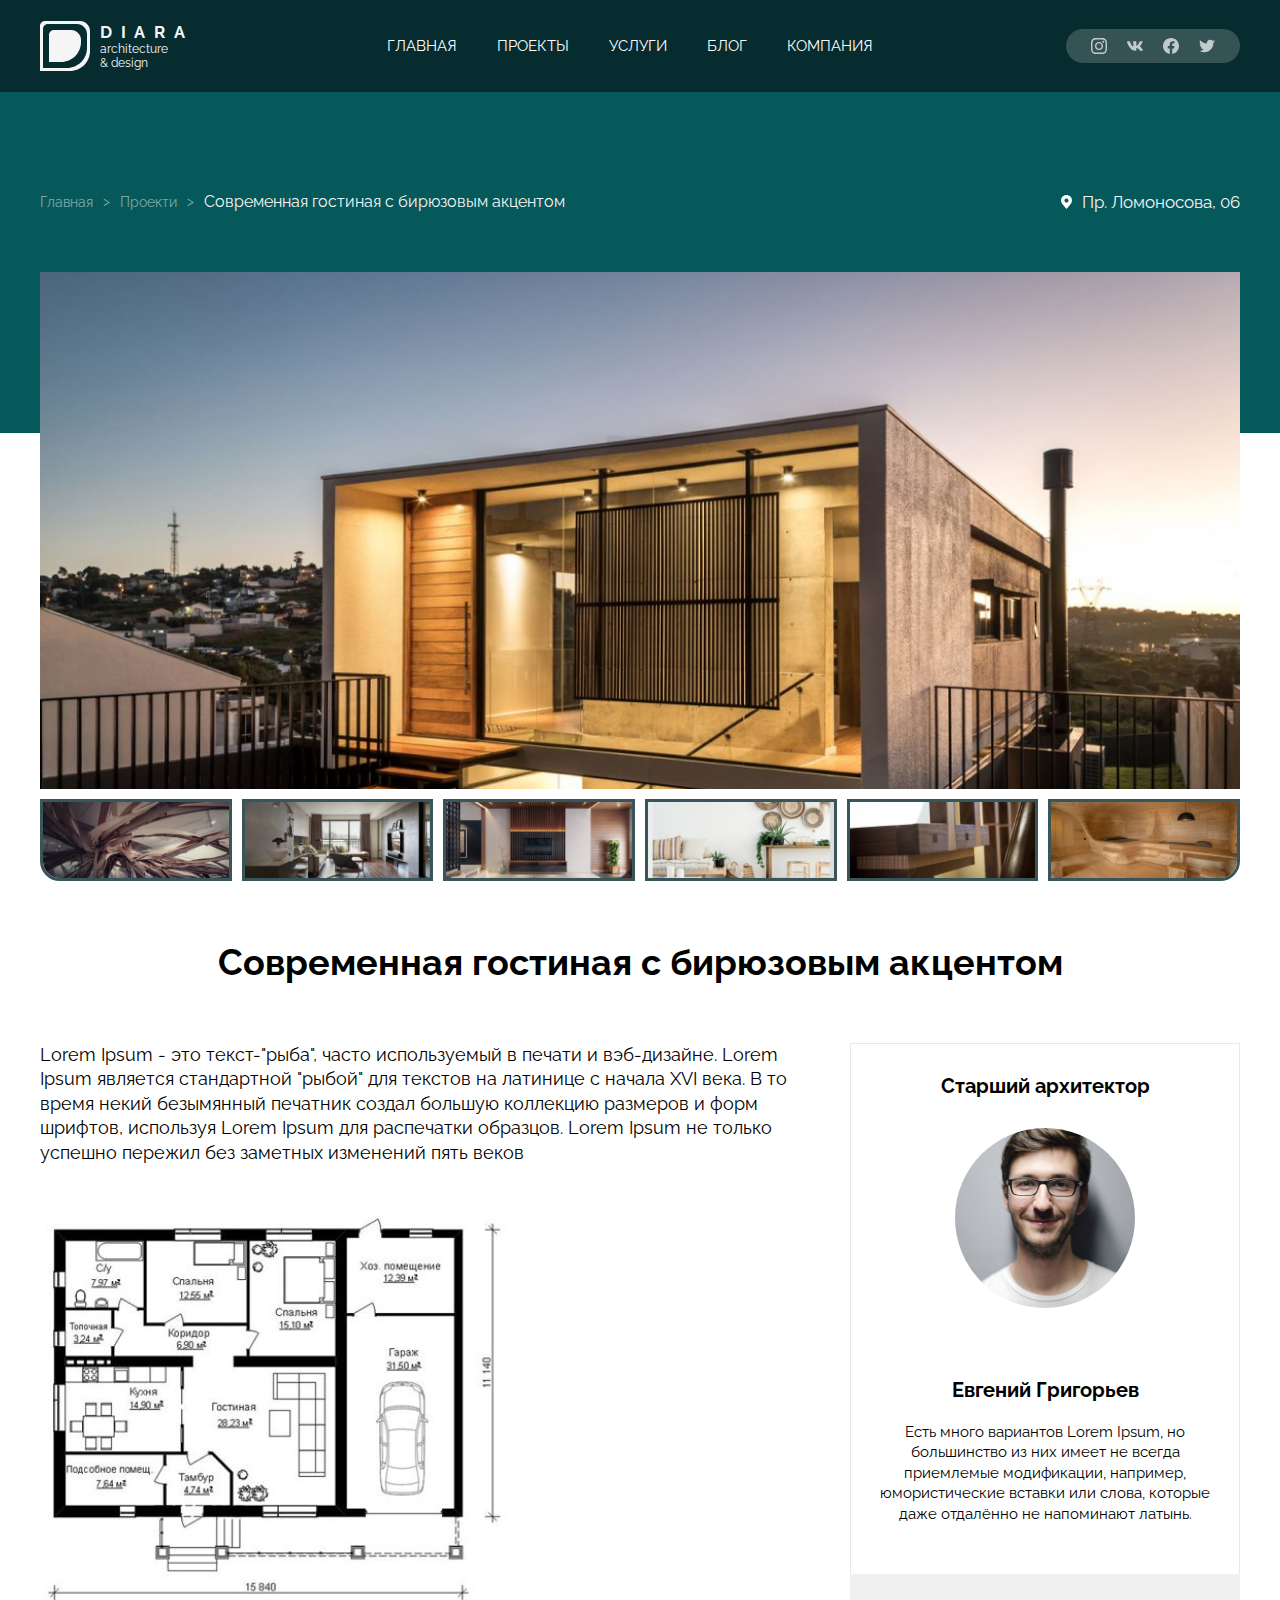
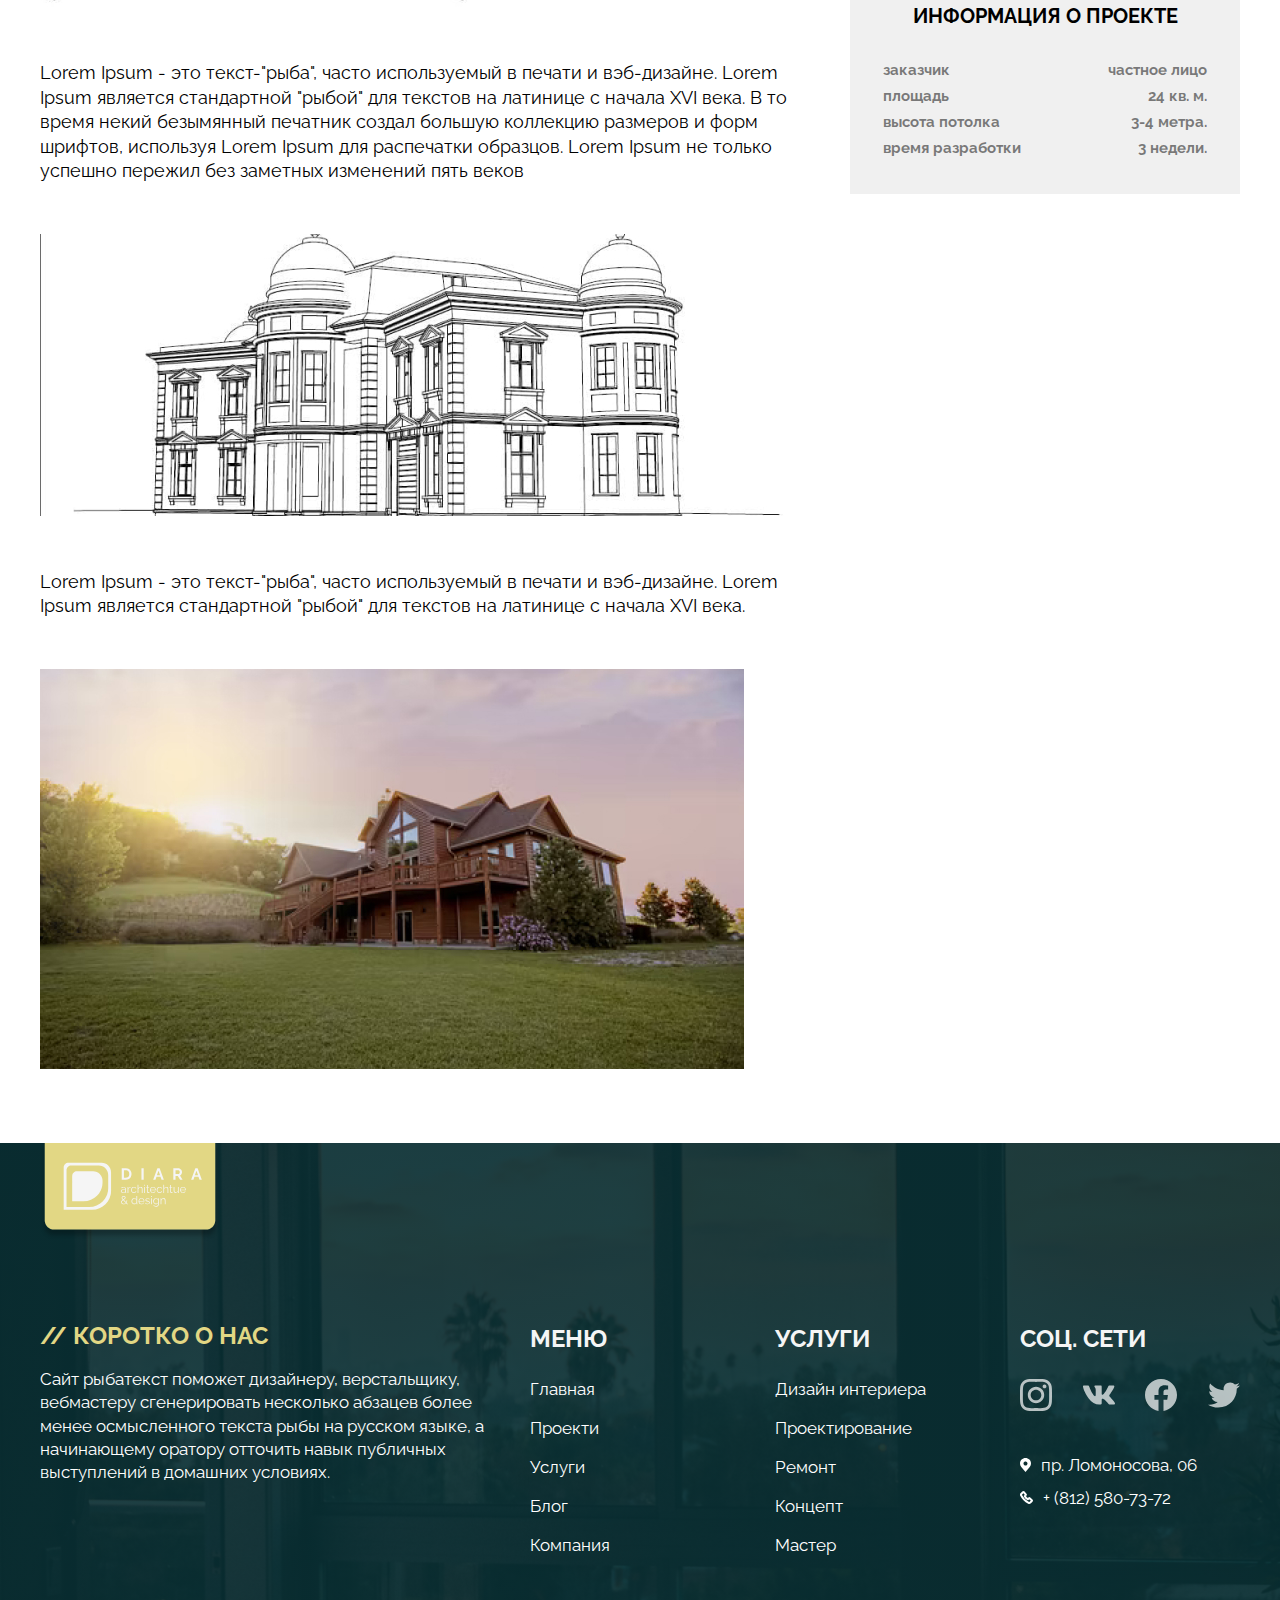
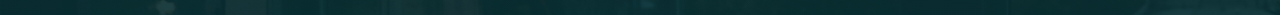
<file: projectpage.html>
<!DOCTYPE html>
<html lang="en">
  <head>
    <meta charset="UTF-8" />
    <meta http-equiv="X-UA-Compatible" content="IE=edge" />
    <meta name="viewport" content="width=device-width, initial-scale=1.0" />
    <title>Progect page</title>
    <link rel="preconnect" href="https://fonts.googleapis.com" />
    <link rel="preconnect" href="https://fonts.gstatic.com" crossorigin />
    <link
      href="https://fonts.googleapis.com/css2?family=Raleway:wght@400;700&display=swap"
      rel="stylesheet"
    />
    <link rel="stylesheet" href="global.css" />
    <link rel="stylesheet" href="components/header/header.css" />
    <link rel="stylesheet" href="components/footer/footer.css" />
    <link rel="stylesheet" href="projectpage.css" />
  </head>
  <body>
    <header class="main-header secondary-header">
      <div class="container">
        <nav class="main-nav">
          <a href="/" class="logo">
            <img src="assets/svg/logo.svg" alt="logo" />
            <div>
              <h1>Diara</h1>
              <span>architecture & design</span>
            </div>
          </a>

          <div class="menu">
            <ul>
              <li><a href="/">Главная</a></li>
              <li><a href="#">Проекты</a></li>
              <li><a href="#">Услуги</a></li>
              <li><a href="#">Блог</a></li>
              <li><a href="#">Компания</a></li>
            </ul>
          </div>

          <div class="media">
            <ul>
              <li>
                <a href="#">
                  <img src="assets/svg/instagram.svg" alt="instagram" />
                </a>
              </li>
              <li>
                <a href="#"><img src="assets/svg/vk.svg" alt="vk" /></a>
              </li>
              <li>
                <a href="#">
                  <img src="assets/svg/facebook.svg" alt="facebook" />
                </a>
              </li>
              <li>
                <a href="#">
                  <img src="assets/svg/tweeter.svg" alt="tweeter" />
                </a>
              </li>
            </ul>
          </div>
        </nav>
      </div>
    </header>

    <section class="product-page">
      <div class="background">
        <div class="container">
          <div class="product-page-wraper">
            <nav class="secondary-nav">
              <li><a href="/">Главная</a></li>
              <div>
                <img src="assets/svg/arrow.svg" alt="" />
              </div>
              <li><a href="projects.html">Проекти</a></li>
              <div>
                <img src="assets/svg/arrow.svg" alt="" />
              </div>
              <li>Современная гостиная с бирюзовым акцентом</li>
            </nav>

            <div class="location">
              <img src="assets/svg/location.svg" alt="" />
              <span>Пр. Ломоносова, 06</span>
            </div>
          </div>
        </div>
      </div>

      <div class="container">
        <div class="gallery">
          <img src="assets/images/guest-house.jpg" alt="guest house" />
          <img src="assets/images/productpage-1.jpg" alt="ceiling" />
          <img src="assets/images/productpage-2.jpg" alt="room" />
          <img src="assets/images/productpage-3.jpg" alt="guest room" />
          <img src="assets/images/productpage-4.jpg" alt="sofa" />
          <img src="assets/images/productpage-5.jpg" alt="stairs" />
          <img src="assets/images/productpage-6.jpg" alt="sauna" />
        </div>
      </div>
    </section>

    <section class="project-article">
      <div class="container">
        <h1>Современная гостиная с бирюзовым акцентом</h1>
        <div class="wrapper">
          <article>
            <p>
              Lorem Ipsum - это текст-"рыба", часто используемый в печати и
              вэб-дизайне. Lorem Ipsum является стандартной "рыбой" для текстов
              на латинице с начала XVI века. В то время некий безымянный
              печатник создал большую коллекцию размеров и форм шрифтов,
              используя Lorem Ipsum для распечатки образцов. Lorem Ipsum не
              только успешно пережил без заметных изменений пять веков
            </p>
            <img src="/assets/images/architecht.jpg" alt="sketch" />
            <p>
              Lorem Ipsum - это текст-"рыба", часто используемый в печати и
              вэб-дизайне. Lorem Ipsum является стандартной "рыбой" для текстов
              на латинице с начала XVI века. В то время некий безымянный
              печатник создал большую коллекцию размеров и форм шрифтов,
              используя Lorem Ipsum для распечатки образцов. Lorem Ipsum не
              только успешно пережил без заметных изменений пять веков
            </p>
            <img src="/assets/images/architecture-sketch.jpg" alt="sketch" />
            <p>
              Lorem Ipsum - это текст-"рыба", часто используемый в печати и
              вэб-дизайне. Lorem Ipsum является стандартной "рыбой" для текстов
              на латинице с начала XVI века.
            </p>
            <img src="/assets/images/suburbs-house.jpg" alt="" />
          </article>

          <div class="bio-card">
            <div class="bio">
              <h2>Старший архитектор</h2>
              <img src="/assets/images/pexels.jpg" alt="man" class="avatar" />
              <h4>Евгений Григорьев</h4>
              <p>
                Есть много вариантов Lorem Ipsum, но большинство из них имеет не
                всегда приемлемые модификации, например, юмористические вставки
                или слова, которые даже отдалённо не напоминают латынь.
              </p>
            </div>

            <div class="info">
              <h3>Информация о проекте</h3>
              <table>
                <tr>
                  <td>заказчик</td>
                  <td>частное лицо</td>
                </tr>
                <tr>
                  <td>площадь</td>
                  <td>24 кв. м.</td>
                </tr>
                <tr>
                  <td>высота потолка</td>
                  <td>3-4 метра.</td>
                </tr>
                <tr>
                  <td>время разработки</td>
                  <td>3 недели.</td>
                </tr>
              </table>
            </div>
          </div>
        </div>
      </div>
    </section>
    <footer class="footer">
      <div class="container">
        <div class="logo">
          <a href="/">
            <img src="assets/svg/logo-yellow.svg" alt="Diara logo" />
          </a>
        </div>

        <div class="footer-content">
          <article class="about-us">
            <h2 class="heading-primary">// Коротко о нас</h2>
            <p>
              Сайт рыбатекст поможет дизайнеру, верстальщику, вебмастеру
              сгенерировать несколько абзацев более менее осмысленного текста
              рыбы на русском языке, а начинающему оратору отточить навык
              публичных выступлений в домашних условиях.
            </p>
          </article>

          <div class="category">
            <h3>Меню</h3>
            <nav>
              <ul class="nav">
                <li><a href="/">Главная</a></li>
                <li><a href="projects.html">Проекти</a></li>
                <li><a href="features.html">Услуги</a></li>
                <li><a href="blog.html">Блог</a></li>
                <li><a href="company.html">Компания</a></li>
              </ul>
            </nav>
          </div>

          <div class="category">
            <h3>Услуги</h3>
            <nav>
              <ul class="nav">
                <li><a href="#">Дизайн интериера</a></li>
                <li><a href="#">Проектирование</a></li>
                <li><a href="#">Ремонт</a></li>
                <li><a href="#">Концепт</a></li>
                <li><a href="#">Мастер</a></li>
              </ul>
            </nav>
          </div>

          <div class="category">
            <h3>Cоц. сети</h3>
            <ul class="media">
              <li>
                <a href="#">
                  <img src="assets/svg/instagram.svg" alt="instagram" />
                </a>
              </li>
              <li>
                <a href="#">
                  <img src="assets/svg/vk.svg" alt="vkontakte" />
                </a>
              </li>
              <li>
                <a href="#">
                  <img src="assets/svg/facebook.svg" alt="facebook" />
                </a>
              </li>
              <li>
                <a href="#">
                  <img src="assets/svg/tweeter.svg" alt="tweeter" />
                </a>
              </li>
            </ul>

            <div class="address">
              <img src="assets/svg/location.svg" alt="location" />
              <span>пр. Ломоносова, 06</span>
            </div>

            <div class="phone">
              <img src="assets/svg/phone.svg" alt="phone" />
              <span>+ (812) 580-73-72</span>
            </div>
          </div>
        </div>
      </div>
    </footer>
  </body>
</html>
</file>
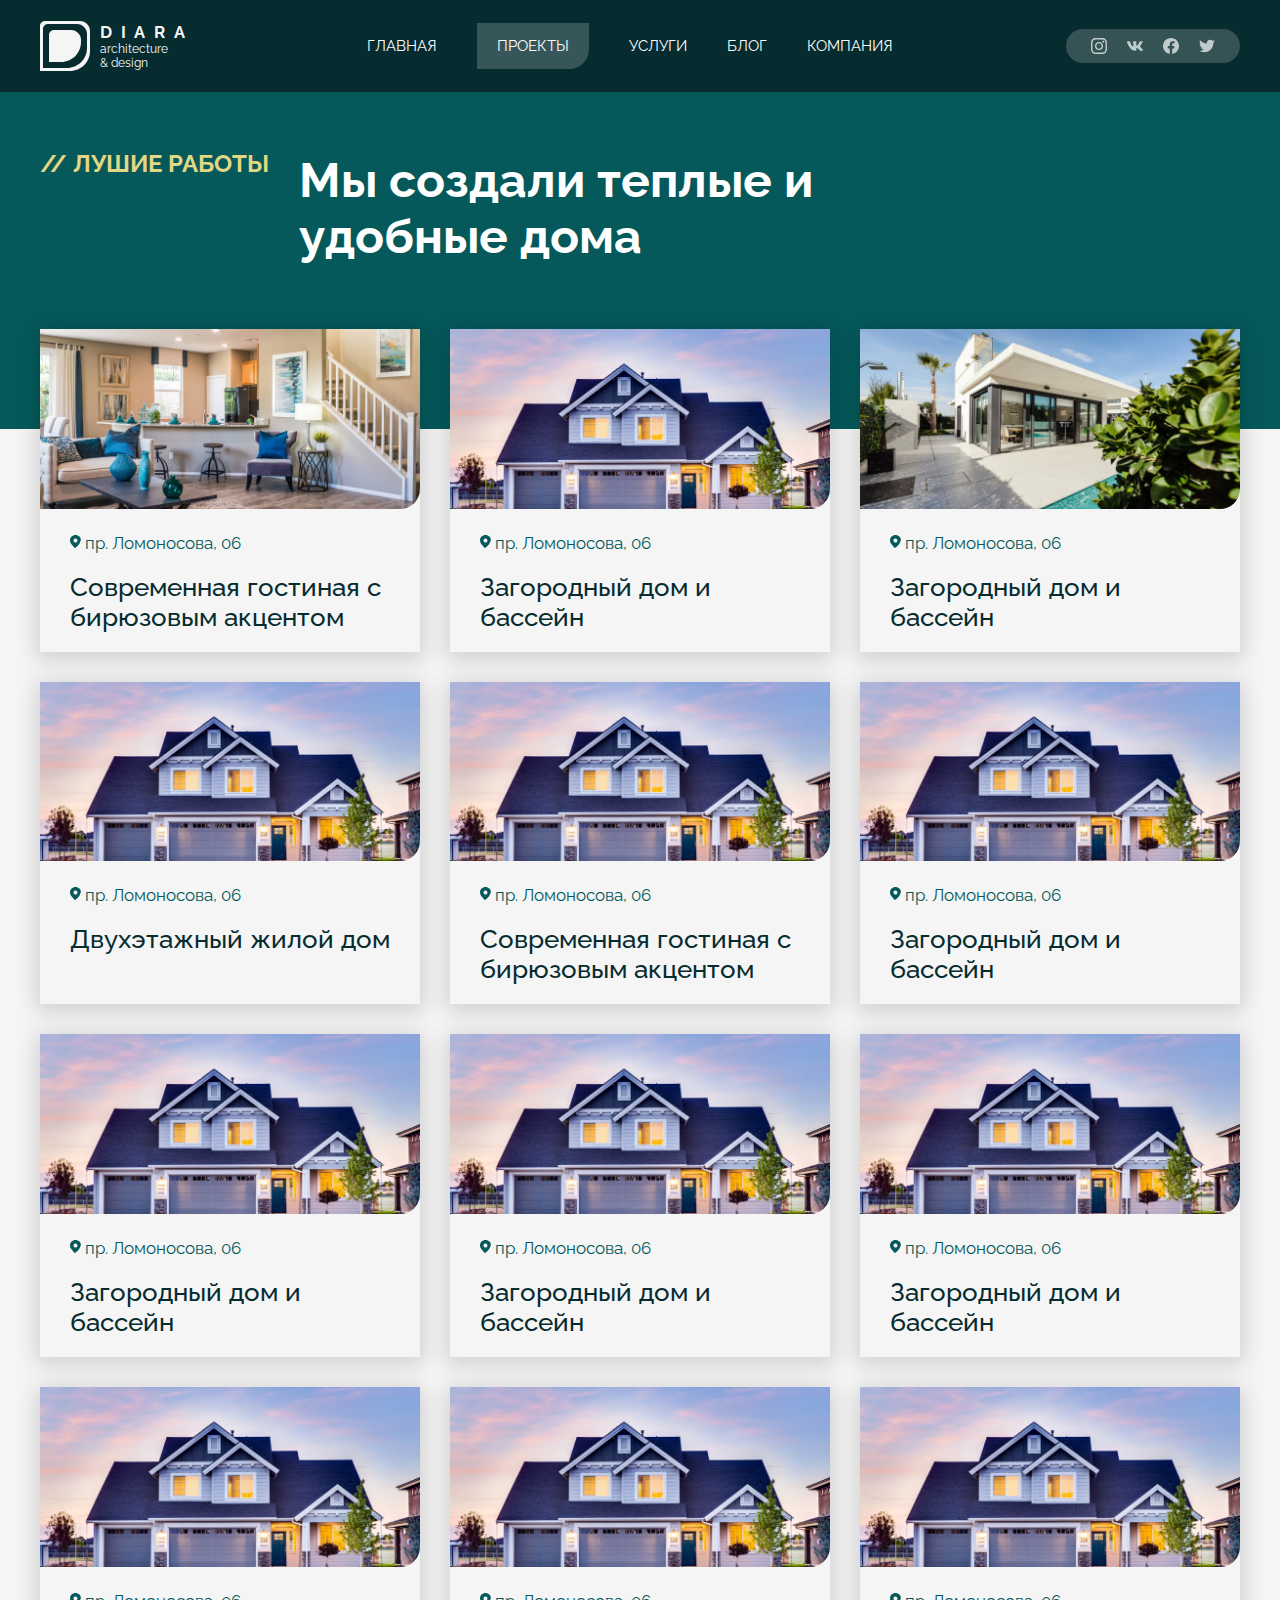
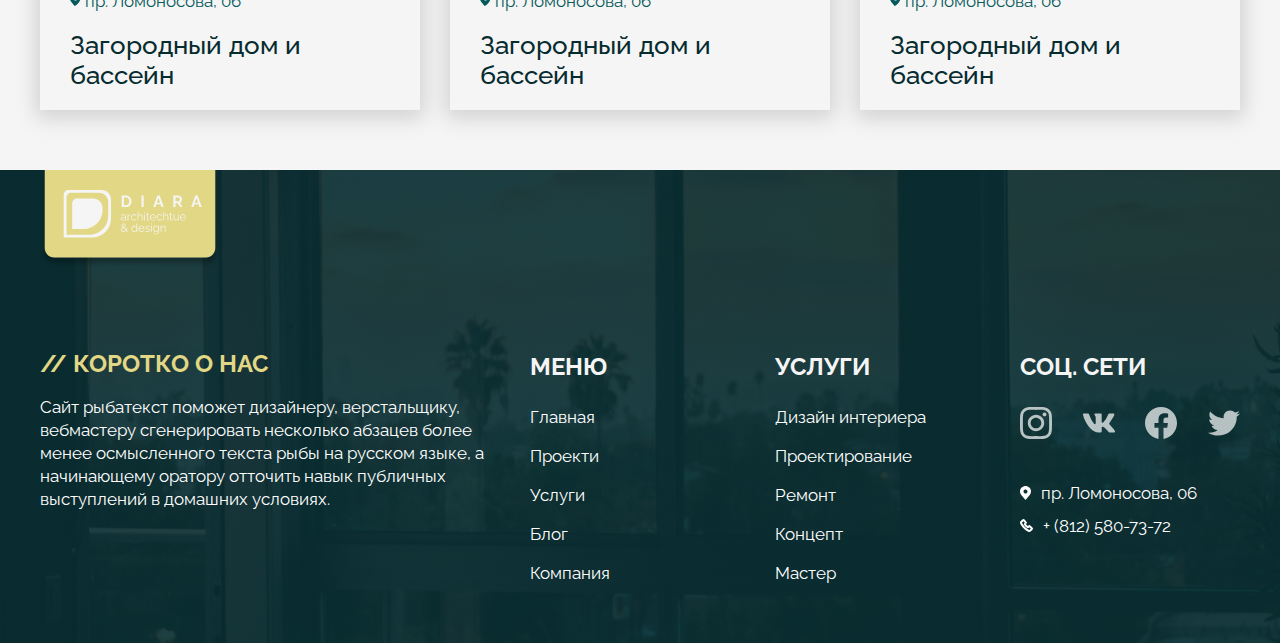
<file: projects.html>
<!DOCTYPE html>
<html lang="en">
  <head>
    <meta charset="UTF-8" />
    <meta http-equiv="X-UA-Compatible" content="IE=edge" />
    <meta name="viewport" content="width=device-width, initial-scale=1.0" />
    <title>Projects</title>
    <link rel="preconnect" href="https://fonts.googleapis.com" />
    <link rel="preconnect" href="https://fonts.gstatic.com" crossorigin />
    <link
      href="https://fonts.googleapis.com/css2?family=Raleway:wght@400;700&display=swap"
      rel="stylesheet"
    />
    <link rel="stylesheet" href="global.css" />
    <link rel="stylesheet" href="components/header/header.css" />
    <link rel="stylesheet" href="components/footer/footer.css" />
    <link rel="stylesheet" href="projects.css" />
  </head>

  <body>
    <header class="main-header secondary-header">
      <div class="container">
        <nav class="main-nav">
          <a href="/" class="logo">
            <img src="assets/svg/logo.svg" alt="logo" />
            <div>
              <h1>Diara</h1>
              <span>architecture & design</span>
            </div>
          </a>

          <div class="menu">
            <ul>
              <li><a href="/">Главная</a></li>
              <li class="active"><a href="projects.html">Проекты</a></li>
              <li><a href="features.html">Услуги</a></li>
              <li><a href="blog.html">Блог</a></li>
              <li><a href="company.html">Компания</a></li>
            </ul>
          </div>

          <div class="media">
            <ul>
              <li>
                <a href="#">
                  <img src="assets/svg/instagram.svg" alt="instagram" />
                </a>
              </li>
              <li>
                <a href="#"><img src="assets/svg/vk.svg" alt="vk" /></a>
              </li>
              <li>
                <a href="#">
                  <img src="assets/svg/facebook.svg" alt="facebook" />
                </a>
              </li>
              <li>
                <a href="#">
                  <img src="assets/svg/tweeter.svg" alt="tweeter" />
                </a>
              </li>
            </ul>
          </div>
        </nav>
      </div>
    </header>

    <section class="catalog catalog-bg">
      <div class="background">
        <div class="container">
          <div class="txt-wrapper">
            <h1 class="heading-primary">// Лушие работы</h1>
            <p>Мы создали теплые и удобные дома</p>
          </div>
        </div>
      </div>

      <div class="container">
        <div class="cards-list">
          <div class="card">
            <img src="assets/images/livingroom.jpg" alt="livingroom" />

            <div class="description">
              <span class="address">
                <img src="assets/svg/location green.svg" alt="location" />
                пр. Ломоносова, 06
              </span>

              <h2>Современная гостиная с бирюзовым акцентом</h2>
            </div>
          </div>

          <div class="card">
            <img src="assets/images/twofloor-house.jpg" alt="livingroom" />
            <div class="description">
              <span class="address">
                <img src="assets/svg/location green.svg" alt="location" />
                пр. Ломоносова, 06
              </span>
              <h2>Загородный дом и бассейн</h2>
            </div>
          </div>

          <div class="card">
            <img src="assets/images/house.jpg" alt="livingroom" />
            <div class="description">
              <span class="address">
                <img src="assets/svg/location green.svg" alt="location" />
                пр. Ломоносова, 06
              </span>
              <h2>Загородный дом и бассейн</h2>
            </div>
          </div>

          <div class="card">
            <img src="assets/images/twofloor-house.jpg" alt="livingroom" />
            <div class="description">
              <span class="address">
                <img src="assets/svg/location green.svg" alt="location" />
                пр. Ломоносова, 06
              </span>
              <h2>Двухэтажный жилой дом</h2>
            </div>
          </div>

          <div class="card">
            <img src="assets/images/twofloor-house.jpg" alt="livingroom" />
            <div class="description">
              <span class="address">
                <img src="assets/svg/location green.svg" alt="location" />
                пр. Ломоносова, 06
              </span>
              <h2>Современная гостиная с бирюзовым акцентом</h2>
            </div>
          </div>

          <div class="card">
            <img src="assets/images/twofloor-house.jpg" alt="livingroom" />
            <div class="description">
              <span class="address">
                <img src="assets/svg/location green.svg" alt="location" />
                пр. Ломоносова, 06
              </span>
              <h2>Загородный дом и бассейн</h2>
            </div>
          </div>

          <div class="card">
            <img src="assets/images/twofloor-house.jpg" alt="livingroom" />
            <div class="description">
              <span class="address">
                <img src="assets/svg/location green.svg" alt="location" />
                пр. Ломоносова, 06
              </span>
              <h2>Загородный дом и бассейн</h2>
            </div>
          </div>

          <div class="card">
            <img src="assets/images/twofloor-house.jpg" alt="livingroom" />
            <div class="description">
              <span class="address">
                <img src="assets/svg/location green.svg" alt="location" />
                пр. Ломоносова, 06
              </span>
              <h2>Загородный дом и бассейн</h2>
            </div>
          </div>

          <div class="card">
            <img src="assets/images/twofloor-house.jpg" alt="livingroom" />
            <div class="description">
              <span class="address">
                <img src="assets/svg/location green.svg" alt="location" />
                пр. Ломоносова, 06
              </span>
              <h2>Загородный дом и бассейн</h2>
            </div>
          </div>

          <div class="card">
            <img src="assets/images/twofloor-house.jpg" alt="livingroom" />
            <div class="description">
              <span class="address">
                <img src="assets/svg/location green.svg" alt="location" />
                пр. Ломоносова, 06
              </span>
              <h2>Загородный дом и бассейн</h2>
            </div>
          </div>

          <div class="card">
            <img src="assets/images/twofloor-house.jpg" alt="livingroom" />
            <div class="description">
              <span class="address">
                <img src="assets/svg/location green.svg" alt="location" />
                пр. Ломоносова, 06
              </span>
              <h2>Загородный дом и бассейн</h2>
            </div>
          </div>

          <div class="card">
            <img src="assets/images/twofloor-house.jpg" alt="livingroom" />
            <div class="description">
              <span class="address">
                <img src="assets/svg/location green.svg" alt="location" />
                пр. Ломоносова, 06
              </span>
              <h2>Загородный дом и бассейн</h2>
            </div>
          </div>
        </div>
      </div>
    </section>

    <footer class="footer">
      <div class="container">
        <div class="logo">
          <a href="/">
            <img src="assets/svg/logo-yellow.svg" alt="Diara logo" />
          </a>
        </div>

        <div class="footer-content">
          <article class="about-us">
            <h2 class="heading-primary">// Коротко о нас</h2>
            <p>
              Сайт рыбатекст поможет дизайнеру, верстальщику, вебмастеру
              сгенерировать несколько абзацев более менее осмысленного текста
              рыбы на русском языке, а начинающему оратору отточить навык
              публичных выступлений в домашних условиях.
            </p>
          </article>

          <div class="category">
            <h3>Меню</h3>
            <nav>
              <ul class="nav">
                <li><a href="/">Главная</a></li>
                <li><a href="projects.html">Проекти</a></li>
                <li><a href="features.html">Услуги</a></li>
                <li><a href="blog.html">Блог</a></li>
                <li><a href="company.html">Компания</a></li>
              </ul>
            </nav>
          </div>

          <div class="category">
            <h3>Услуги</h3>
            <nav>
              <ul class="nav">
                <li><a href="#">Дизайн интериера</a></li>
                <li><a href="#">Проектирование</a></li>
                <li><a href="#">Ремонт</a></li>
                <li><a href="#">Концепт</a></li>
                <li><a href="#">Мастер</a></li>
              </ul>
            </nav>
          </div>

          <div class="category">
            <h3>Cоц. сети</h3>
            <ul class="media">
              <a href="#">
                <img src="assets/svg/instagram.svg" alt="instagram" />
              </a>
              <a href="#">
                <img src="assets/svg/vk.svg" alt="vkontakte" />
              </a>
              <a href="#">
                <img src="assets/svg/facebook.svg" alt="facebook" />
              </a>
              <a href="#">
                <img src="assets/svg/tweeter.svg" alt="tweeter" />
              </a>
            </ul>

            <div class="address">
              <img src="assets/svg/location.svg" alt="location" />
              <span>пр. Ломоносова, 06</span>
            </div>

            <div class="phone">
              <img src="assets/svg/phone.svg" alt="phone" />
              <span>+ (812) 580-73-72</span>
            </div>
          </div>
        </div>
      </div>
    </footer>
  </body>
</html>
</file>
<file: global.css>
*,
*::after,
*::before {
  box-sizing: border-box;
}

body {
  margin: 0;
  padding: 0;
  font-family: "Raleway", sans-serif;
  font-size: 17px;
  font-weight: 400;
}

a {
  text-decoration: none;
  color: inherit;
}

h1,
h2,
h3,
h4,
h5,
h6 {
  margin: 0;
}

ul {
  padding: 0;
  margin: 0;
}

li {
  list-style-type: none;
}

p {
  margin: 0;
}

img {
  max-width: 100%;
}

.container {
  max-width: 1230px;
  margin: 0 auto;
  padding: 0 15px;
}

/* ====== SHARED STYLES ====== */
.heading-primary {
  color: #e2d784;
  font-weight: 700;
  font-size: 24px;
  line-height: 100%;
  text-transform: uppercase;
  white-space: nowrap;
}

.heading-secondary {
  color: #062c30;
  font-weight: 700;
  font-size: 24px;
  line-height: 100%;
  text-transform: uppercase;
}
</file>
<file: components/header/header.css>
.main-header {
  background-color: #062c30;
}

.main-header .main-nav {
  display: flex;
  gap: 20px;
  justify-content: space-between;
  align-items: center;
}

.main-header .main-nav .logo {
  display: flex;
  align-items: center;
  gap: 10px;
  padding-top: 21px;
  padding-bottom: 21px;
  color: #f5f5f5;
}

.main-header .main-nav .logo div {
  display: flex;
  flex-direction: column;
  justify-content: center;
}

.main-header .main-nav .logo div h1 {
  font-weight: 700;
  font-size: 17px;
  letter-spacing: 0.51em;
  text-transform: uppercase;
}

.main-header .main-nav .logo div span {
  font-weight: 400;
  font-size: 12px;
  max-width: 70px;
}

.main-nav .menu ul {
  display: flex;
  gap: 40px;
  align-items: center;
  text-transform: uppercase;
  font-size: 15px;
  color: #ffffff;
}

.main-nav .menu li.active {
  background: rgba(255, 255, 255, 0.2);
  border-radius: 0px 0px 20px 0px;
  padding: 14px 20px;
}

.main-nav .media ul {
  display: flex;
  justify-content: space-between;
  align-items: center;
  gap: 20px;
  background-color: rgba(196, 196, 196, 0.25);
  border-radius: 59px;
  padding: 9px 25px;
}

.main-nav .media ul li a {
  display: flex;
}

@media (max-width: 950px) {
  .main-header .main-nav .logo div {
    display: none;
  }
}

@media (max-width: 820px) {
  .main-nav .menu ul {
    gap: 20px;
  }
}

@media (max-width: 740px) {
  .main-header .main-nav {
    justify-content: center;
  }
  .main-nav .media {
    display: none;
  }
}

@media (max-width: 550px) {
  .main-header .main-nav {
    justify-content: start;
  }
  .main-nav .menu ul {
    display: none;
  }
}
</file>
<file: components/footer/footer.css>
.footer {
  background-image: linear-gradient(
      to bottom,
      rgba(6, 44, 48, 0.9),
      rgba(6, 44, 48, 0.9)
    ),
    url("footer-bg.jpg");
  background-repeat: no-repeat;
  background-size: cover;
  color: #fff;
}

.footer h2 {
  margin-bottom: 20px;
}

.footer .logo {
  max-width: 180px;
}

.footer-content {
  display: grid;
  grid-template-columns: repeat(5, 1fr);
  gap: 25px;
  padding: 81px 0 60px 0;
}

.footer-content .about-us {
  line-height: 23px;
  grid-column: 1 / 3;
}

.footer-content .about-us p {
  line-height: 136%;
}

.footer-content .category {
  min-width: 180px;
}

.footer-content .category .nav {
  display: flex;
  flex-flow: wrap;
  flex-direction: column;
  gap: 19px;
}

.footer-content .category .nav li:hover {
  color: #e2d784;
  text-decoration-line: underline;
}

.footer-content .category h3 {
  color: #f5f5f5;
  font-weight: 700;
  font-size: 24px;
  text-transform: uppercase;
}

.footer-content .category h2,
.footer-content .category h3 {
  margin-bottom: 26px;
}

.footer-content .category .media {
  max-width: 250px;
  display: flex;
  gap: 10px;
  align-items: center;
  justify-content: space-between;
  margin-bottom: 40px;
}

.footer-content .category .media li {
  color: #e2d784;
}

.footer-content .category .media img {
  width: 32px;
}

.footer-content .category .address,
.footer-content .category .phone {
  display: flex;
  align-items: center;
  gap: 10px;
}

.footer-content .category .address {
  margin-bottom: 13px;
}

@media (max-width: 900px) {
  .footer-content {
    grid-template-columns: repeat(3, 1fr);
  }

  .footer-content .about-us {
    grid-column: 1 / 4;
    margin-bottom: 20px;
  }
}

@media (max-width: 640px) {
  .footer-content {
    grid-template-columns: repeat(2, 1fr);
    text-align: center;
  }

  .footer-content .about-us {
    grid-column: 1 / 3;
    margin-bottom: 20px;
  }

  .footer-content .category:last-child {
    grid-column: 1 / 3;
    display: flex;
    flex-direction: column;
    align-items: center;
  }

  .footer-content .category .media {
    gap: 20px;
  }
}

@media (max-width: 420px) {
  .footer .logo {
    margin: 0 auto;
  }

  .footer-content {
    grid-template-columns: repeat(1, 1fr);
  }

  .footer-content .about-us {
    grid-column: 1 / 2;
    margin-bottom: 20px;
  }

  .footer-content .category:not(:last-child) {
    margin-bottom: 30px;
  }

  .footer-content .category:last-child {
    grid-column: 1 / 2;
  }
}
</file>
<file: index.css>
.jambotron {
  background-color: #101211;
  background-image: url("./assets/images/bg.jpg");
  background-repeat: no-repeat;
  background-size: cover;
  padding-bottom: 270px;
}

.main-header {
  background-color: transparent;
}

.main-header .main-nav {
  margin-bottom: 218px;
}

.jambotron .text-wrapper {
  display: flex;
  justify-content: space-between;
}

.jambotron .offer h1 {
  color: #ffffff;
  font-weight: 700;
  font-size: 48px;
  text-transform: uppercase;
  margin-bottom: 10px;
}

.jambotron .offer p {
  color: #ffffff;
  margin-bottom: 40px;
  line-height: 22px;
  max-width: 261px;
}

.jambotron .offer span {
  display: block;
  font-size: 24px;
  text-transform: uppercase;
  color: rgba(255, 255, 255, 0.7);
  margin-bottom: 20px;
}

.jambotron .offer a {
  padding: 20px 40px;
  background-color: #05595b;
  color: #ffffff;
  font-size: 16px;
  border-radius: 0px 0px 20px 0px;
  display: inline-block;
}

.jambotron .call {
  background: rgba(196, 196, 196, 0.25);
  text-align: center;
  max-width: 495px;
}

.call h3 {
  color: #ffffff;
  text-transform: uppercase;
  font-weight: 700;
  font-size: 24px;
  line-height: 100%;
  margin-bottom: 10px;
}

.call form {
  padding: 20px 37px;
}

.call form span {
  display: block;
  font-weight: 700;
  font-size: 18px;
  color: rgba(255, 255, 255, 0.7);
  margin-bottom: 32px;
}

.call input {
  border: none;
  color: #000;
  background-color: #fff;
  padding: 13px 0 13px 25px;
  font-size: 14px;
  width: 100%;
  max-height: 40px;
  margin-bottom: 10px;
}

.call input::placeholder {
  color: rgba(0, 0, 0, 0.5);
  max-width: 422px;
}

.call form button {
  background-color: #05595b;
  color: #fff;
  border-radius: 0px 0px 20px 0px;
  border: none;
  padding: 20px;
  width: 100%;
  font-size: 16px;
}

.call .contact {
  display: flex;
  justify-content: center;
  align-items: center;
  gap: 60px;
  padding: 14px;
  color: #ffffff;
  font-size: 14px;
  background-color: #062c30;
}

.call .contact span {
  display: flex;
  align-items: center;
  gap: 10px;
}

section.best-works {
  background-color: #f5f5f5;
  padding-bottom: 60px;
}

section.best-works .background {
  background-color: #062c30;
  padding-top: 60px;
  padding-bottom: 186px;
}

.best-works .txt-wrapper {
  display: flex;
  gap: 75px;
}

.best-works .txt-wrapper p {
  font-weight: 700;
  font-size: 48px;
  line-height: 100%;
  color: #fff;
  max-width: 525px;
}

.best-works .cards-list {
  display: grid;
  grid-template-columns: repeat(3, 1fr);
  gap: 30px;
  margin-top: -121px;
  margin-bottom: 40px;
}

.cards-list .card {
  background-color: #fff;
  box-shadow: 0px 4px 20px 4px rgba(0, 0, 0, 0.15);
  max-width: 389px;
}

.cards-list .card > img {
  border-radius: 0px 0px 20px 0px;
}

.cards-list .card .description {
  padding: 20px 30px;
}

.cards-list .card .description .address {
  color: #05595b;
  font-size: 14px;
  line-height: 100%;
  display: flex;
  gap: 10px;
  margin-bottom: 19px;
}

.cards-list .card .description h3 {
  font-weight: 500;
  font-size: 26px;
  line-height: 100%;
  color: #062c30;
}

.best-works .show-more-btn-wrapper {
  text-align: center;
}

.best-works .show-more-btn {
  display: inline-block;
  background-color: #05595b;
  color: #ffffff;
  font-size: 16px;
  border-radius: 0px 0px 20px 0px;
  padding: 20px 40px;
  white-space: nowrap;
}

section.about-us {
  padding: 60px 0;
}

section.about-us .content-wrapper {
  display: flex;
  justify-content: space-between;
  gap: 20px;
}

section.about-us h2 {
  margin-bottom: 20px;
}

section.about-us span {
  display: block;
  color: #062c30;
  font-weight: 700;
  font-size: 36px;
  line-height: 100%;
  margin-bottom: 40px;
}

section.about-us p {
  line-height: 23px;
  margin-bottom: 83px;
}

section.about-us .skills-list {
  display: flex;
  gap: 67px;
}

.skills-list .skill {
  display: flex;
  flex-direction: column;
  justify-content: space-between;
  align-items: flex-start;
}

.skills-list .skill h3 {
  font-weight: 700;
  font-size: 20px;
  line-height: 27px;
  margin-bottom: 20px;
}

.skills-list .skill p {
  margin-bottom: 34px;
  max-width: 192px;
}

.skills-list .skill .read-more-btn {
  display: inline-block;
  background-color: #05595b;
  color: #ffffff;
  font-size: 16px;
  border-radius: 0px 0px 20px 0px;
  padding: 10px 40px;
  white-space: nowrap;
}

.skills-list .divider {
  border-left: 1px solid rgba(0, 0, 0, 0.5);
}

.about-us img {
  border-radius: 0px 0px 20px 0px;
}

section.testimonials {
  background-color: #062c30;
  padding: 60px 0 80px 0;
}

.testimonials h2 {
  text-align: left;
  font-weight: 700;
  font-size: 24px;
  text-transform: uppercase;
  color: #e2d784;
  margin-bottom: 60px;
}

.testimonials .logos {
  display: grid;
  grid-template-columns: repeat(4, 1fr);
  align-items: center;
  gap: 20px;
}

.testimonials .logos div {
  display: flex;
  justify-content: center;
  align-items: center;
}

.testimonials .logos div img {
  max-height: 43px;
}

section.our-blog {
  margin: 60px 0;
}

.our-blog h2 {
  margin-bottom: 91px;
}

.our-blog .blog-cards {
  display: grid;
  grid-template-columns: repeat(3, 1fr);
  gap: 30px;
}

.blog-cards .card {
  background: #ffffff;
  box-shadow: 0px 4px 20px 4px rgba(0, 0, 0, 0.15);
  border-radius: 0px 0px 20px 0px;
}

.card img {
  border-radius: 0px 0px 20px 0px;
}

.card .description {
  padding: 20px 30px 75px 30px;
}

.card span {
  color: #05595b;
  margin-bottom: 19px;
  display: block;
}

.card .description h3 {
  font-weight: 500;
  font-size: 26px;
  color: #062c30;
  margin-bottom: 26px;
}

.card p {
  line-height: 23px;
}

.read-btn {
  background-color: #05595b;
  color: #ffffff;
  display: block;
  white-space: nowrap;
  border-radius: 0px 0px 20px 0px;
  padding: 25px 0 25px 0;
  text-align: center;
}

@media (max-width: 1120px) {
  .about-us .content-wrapper .description > h2,
  .about-us .content-wrapper .description > span,
  .about-us .content-wrapper .description > p {
    text-align: center;
  }

  .about-us .content-wrapper img {
    display: none;
  }

  .about-us .content-wrapper .skills-list {
    justify-content: center;
  }
}

@media (max-width: 890px) {
  .testimonials .logos {
    grid-template-columns: repeat(2, 1fr);
  }
}

@media (max-width: 470px) {
  .testimonials .logos {
    grid-template-columns: repeat(1, 1fr);
    gap: 30px;
  }
}
</file>
<file: blog.css>
.blog .background {
  background-color: #05595b;
}

.blog-txt-wrapper p {
  font-weight: 700;
  font-size: 48px;
  color: #fff;
}

.blog-txt-wrapper {
  display: flex;
  gap: 20px;
  align-items: flex-start;
  padding-top: 60px;
  padding-bottom: 270px;
}

/*  */

.blog-cards {
  display: grid;
  grid-template-columns: repeat(3, 1fr);
  gap: 30px;
  padding-bottom: 50px;
  margin-top: -165px;
}

.blog-cards .card {
  display: flex;
  flex-direction: column;
  justify-content: space-between;
  box-shadow: 0px 4px 20px 4px rgba(0, 0, 0, 0.15);
  border-radius: 0px 0px 20px 0px;
  background-color: #fff;
}

.blog-cards .card .description-wraper {
  padding: 20px 30px 63px 30px;
}

.card span {
  margin-bottom: 19px;
  display: block;
  color: #05595b;
  font-size: 14px;
  font-feature-settings: "pnum" on, "lnum" on;
}

.card h2 {
  color: #062c30;
  font-weight: 500;
  font-size: 26px;
  margin-bottom: 26px;
}

.card p {
  font-weight: 400;
  line-height: 136%;
}

.card .read-more-btn {
  display: inline-block;
  width: 100%;
  background: #05595b;
  padding: 24px;
  border-radius: 0px 0px 20px 0px;
  color: #fff;
  font-weight: 400;
  font-size: 16px;
  text-align: center;
  white-space: nowrap;
}

/*  */

.pagination {
  display: flex;
  gap: 10px;
  justify-content: center;
  padding-bottom: 60px;
}

.pagination .pagination-btn a {
  background: rgba(5, 89, 91, 0.5);
  color: #fff;
  font-weight: 700;
  font-size: 18px;
  display: flex;
  justify-content: center;
  align-items: center;
  width: 42px;
  height: 42px;
}

.pagination .pagination-btn a:hover {
  background-color: #05595b;
  transition: all 0.2s;
}

@media (max-width: 900px) {
  .blog-cards {
    grid-template-columns: repeat(2, 1fr);
  }
}

@media (max-width: 650px) {
  .blog-txt-wrapper {
    flex-direction: column;
  }

  .blog-cards {
    grid-template-columns: repeat(1, 1fr);
  }
}
</file>
<file: company.css>
.about-diara {
  background-color: #05595b;
  padding: 60px 0 49px 0;
  margin-bottom: 64px;
}

.content-wrapper {
  color: #fff;
}

.content-wrapper .wrapper {
  display: flex;
  align-items: flex-start;
  gap: 75px;
}

.content-wrapper span {
  display: block;
  font-weight: 700;
  font-size: 48px;
  margin-bottom: 47px;
}

.content-wrapper p {
  font-weight: 400;
  font-size: 18px;
  line-height: 136%;
  max-width: 903px;
}

/*  */

.our-story {
  display: flex;
  align-items: baseline;
  justify-content: space-between;
  gap: 30px;
}

.our-story article {
  max-width: 705px;
}

.our-story article p {
  padding-bottom: 30px;
  color: #062c30;
  font-size: 18px;
  line-height: 136%;
}

.our-story article p:last-child {
  padding-bottom: 60px;
}

article iframe {
  width: 100%;
  padding-bottom: 30px;
}

article img {
  padding-bottom: 30px;
}

/*  */

.navigation {
  max-width: 495px;
  width: 100%;
  background-color: rgba(196, 196, 196, 0.25);
  padding: 10px;
}

.navigation .link-to-page {
  background: rgba(5, 89, 91, 0.25);
  color: #f5f5f5;
  font-weight: 700;
  font-size: 18px;
  display: block;
  padding: 19px 30px;
}

.navigation li:not(:last-child) {
  margin-bottom: 10px;
}

.link-to-page:hover {
  background-color: #05595b;
  transition: background-color 0.3s;
}

@media (max-width: 890px) {
  .content-wrapper span {
    font-size: 38px;
  }
  .content-wrapper .wrapper {
    gap: 45px;
  }
}

@media (max-width: 690px) {
  .content-wrapper .wrapper {
    display: block;
  }
}

@media (max-width: 660px) {
  .about-diara {
    margin-bottom: 30px;
  }
  .our-story {
    flex-direction: column-reverse;
    justify-content: center;
  }
  .navigation {
    margin: 0 auto;
  }
  .navigation li a {
    text-align: center;
  }
}

@media (max-width: 480px) {
  .content-wrapper span {
    font-size: 28px;
  }
}
</file>
<file: features.css>
.features-bg {
  background-color: #05595b;
  padding: 60px 0 181px 0;
}

.txt-wrapper {
  display: flex;
  gap: 75px;
  align-items: flex-start;
}

.txt-wrapper p {
  font-weight: 700;
  font-size: 48px;
  max-width: 692px;
  color: #ffffff;
}

.feature-cards {
  display: grid;
  grid-template-columns: repeat(2, 1fr);
  gap: 34px;
  margin-bottom: 60px;
  margin-top: -100px;
}

.feature-cards .feature-card {
  box-shadow: 0px 4px 20px 4px rgba(0, 0, 0, 0.15);
  display: flex;
  justify-content: space-between;
  background-color: #fff;
}

.feature-card .description {
  padding: 30px;
}

.feature-card .description h2 {
  font-weight: 500;
  font-size: 26px;
  text-transform: uppercase;
  color: #062c30;
  padding-bottom: 20px;
  word-break: break-word;
}

.feature-card p {
  font-weight: 400;
  font-size: 14px;
  line-height: 136%;
}

.feature-cards .call {
  background: #c4c4c4;
  text-align: center;
  max-width: 595px;
  padding: 24px 43px;
}

.call h3 {
  color: #ffffff;
  text-transform: uppercase;
  font-weight: 700;
  font-size: 24px;
  line-height: 100%;
  margin-bottom: 10px;
}

.call form span {
  display: block;
  font-weight: 700;
  font-size: 18px;
  color: rgba(255, 255, 255, 0.7);
  margin-bottom: 35px;
}

.call input {
  border: none;
  color: #000;
  height: 44px;
  font-size: 14px;
  width: 100%;
  margin-bottom: 11px;
  padding: 15px 30px;
}

.call button {
  background-color: #05595b;
  color: #fff;
  border: none;
  font-size: 16px;
  border-radius: 0px 0px 20px 0px;
  padding: 23px;
  width: 100%;
  white-space: nowrap;
}
</file>
<file: projectpage.css>
section.product-page .background {
  background-color: #05595b;
  padding: 100px 0 221px 0;
}

section.product-page .gallery {
  display: grid;
  grid-template-columns: repeat(6, 1fr);
  gap: 10px;
  margin-top: -161px;
  margin-bottom: 60px;
}

section.product-page .gallery img:first-child {
  grid-column: 1 / 7;
}

section.product-page .gallery img:not(:first-child) {
  border: 3px solid rgba(6, 44, 48, 0.8);
}

section.product-page .gallery img:nth-child(2) {
  border-radius: 0 0 0 20px;
}

section.product-page .gallery img:last-child {
  border-radius: 0 0 20px 0;
}

.product-page-wraper {
  display: flex;
  justify-content: space-between;
}

.product-page .secondary-nav {
  color: rgba(245, 245, 245, 0.5);
  display: flex;
  gap: 10px;
  font-size: 14px;
  align-items: baseline;
}

.product-page .secondary-nav li:last-child {
  color: #f5f5f5;
  font-size: 16px;
}

.product-page .location {
  color: #f5f5f5;
  display: flex;
  gap: 10px;
}
/* Section 3 */

.project-article .wrapper {
  display: flex;
  justify-content: space-between;
  gap: 30px;
}

.project-article h1 {
  font-weight: 700;
  font-size: 36px;
  text-align: center;
  padding-bottom: 60px;
}

.project-article img {
  margin-bottom: 50px;
}

.project-article img:last-of-type {
  margin-bottom: 70px;
}

.project-article p {
  font-weight: 400;
  font-size: 18px;
  line-height: 136%;
  padding-bottom: 50px;
}

/*  */

.bio-card .bio {
  width: 390px;
  border-top: 1px solid #e9e9e9;
  border-right: 1px solid #e9e9e9;
  border-left: 1px solid #e9e9e9;
}

.bio .avatar {
  border-radius: 50%;
  width: 180px;
  height: 180px;
  overflow: hidden;
  object-fit: cover;
  display: block;
  margin: 0 auto 30px auto;
}

.bio h2 {
  font-weight: 700;
  font-size: 20px;
  padding: 30px 0 30px 0;
  text-align: center;
}

.bio h4 {
  font-weight: 700;
  font-size: 20px;
  text-align: center;
  padding-bottom: 20px;
}

.bio p {
  font-weight: 400;
  font-size: 15px;
  padding-bottom: 50px;
  max-width: 330px;
  text-align: center;
  margin: 0 auto;
}

.info {
  background: rgba(196, 196, 196, 0.25);
  padding: 30px;
}

.info h3 {
  text-align: center;
  font-weight: 700;
  font-size: 20px;
  text-transform: uppercase;
  margin-bottom: 30px;
}

.info table {
  width: 100%;
}

.info table td {
  font-weight: 700;
  font-size: 15px;
  text-align: left;
  color: rgba(0, 0, 0, 0.5);
  padding-bottom: 5px;
}

.info table td:last-child {
  text-align: right;
}
</file>
<file: projects.css>
/* CATALOG STYLES */
.catalog {
  background-color: #f5f5f5;
  color: #ffff;
  padding-bottom: 60px;
}

.catalog-bg .background {
  background-color: #05595b;
}

.catalog .txt-wrapper {
  min-height: 337px;
  display: flex;
  gap: 30px;
  align-items: flex-start;
  padding: 60px 0 65px 0;
}

.catalog .txt-wrapper p {
  font-size: 48px;
  font-weight: 700;
  max-width: 525px;
}

.catalog .cards-list {
  display: grid;
  grid-template-columns: repeat(3, 1fr);
  gap: 30px;
  margin-top: -100px;
}

.catalog .cards-list .card {
  box-shadow: 0px 4px 20px 4px rgba(0, 0, 0, 0.15);
  max-width: 389px;
}

.catalog .cards-list .card img {
  border-radius: 0px 0px 20px 0px;
}

.catalog .cards-list .card .description {
  padding: 20px 30px;
}

.cards-list .card .description span {
  margin-bottom: 19px;
  color: #05595b;
  display: block;
}

.cards-list .card .address img {
  margin: 0;
}

.cards-list .card h2 {
  color: #062c30;
  font-size: 26px;
  font-weight: 500;
}

@media (max-width: 1000px) {
  .catalog .cards-list {
    grid-template-columns: repeat(2, 1fr);
  }

  .catalog .cards-list .card {
    max-width: 100%;
  }

  .catalog .cards-list .card > img {
    width: 100%;
  }
}

@media (max-width: 890px) {
  .catalog .txt-wrapper p {
    font-size: 38px;
  }
}

@media (max-width: 600px) {
  .catalog .cards-list {
    grid-template-columns: repeat(1, 1fr);
  }
}

@media (max-width: 480px) {
  .catalog .txt-wrapper p {
    font-size: 28px;
  }
}
</file>
